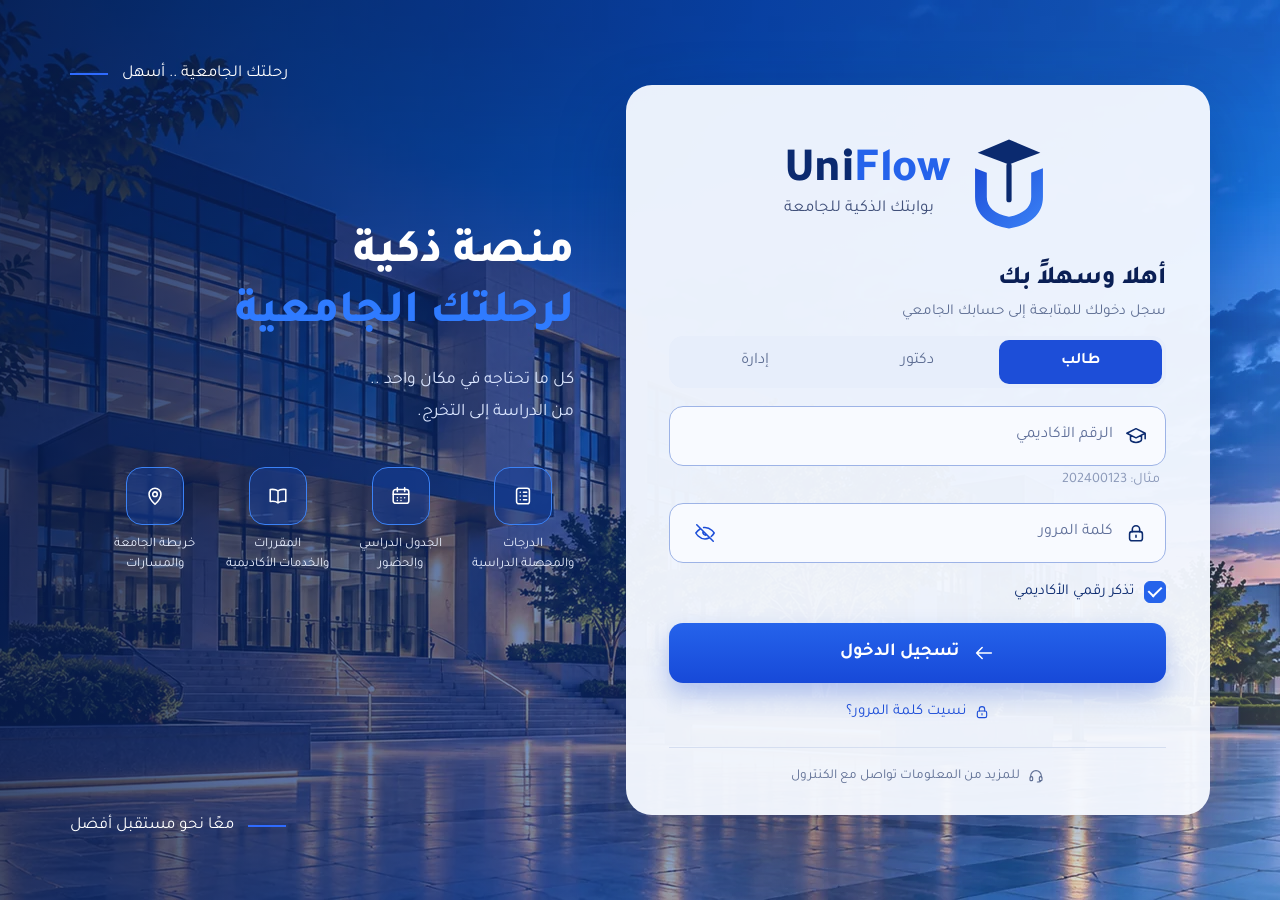
<file: index.html>
<!DOCTYPE html>
<html lang="ar" dir="rtl">
<head>
<meta charset="UTF-8">
<meta name="viewport" content="width=device-width, initial-scale=1">
<title>UniFlow | تسجيل الدخول</title>
<link rel="stylesheet" href="css/style.css">
</head>
<body>
 
<svg class="sprite" aria-hidden="true" width="0" height="0">
  <defs>
    <linearGradient id="lg" x1="0" y1="0" x2="1" y2="1"><stop offset="0" stop-color="#1d4ed8"/><stop offset="1" stop-color="#3b82f6"/></linearGradient>
    <symbol id="logo" viewBox="0 0 64 72">
      <path d="M32 2 8 12l24 9 24-9z" fill="#0b2a6f"/>
      <path d="M6 24v22c0 14 11 22 26 24 15-2 26-10 26-24V24l-9 3.4V46c0 8-6 13-17 15-11-2-17-7-17-15V27.400z" fill="url(#lg)"/>
      <rect x="30" y="20" width="4" height="30" rx="2" fill="#0b2a6f"/>
    </symbol>
    <symbol id="i-grades" viewBox="0 0 24 24"><rect x="5" y="3.500" width="14" height="17" rx="2.500"/><path d="M9 8h.01M9 12h.01M9 16h.01M12.500 8H16M12.500 12H16M12.500 16H16"/></symbol>
    <symbol id="i-cal" viewBox="0 0 24 24"><rect x="3.500" y="5" width="17" height="15" rx="2.500"/><path d="M8 3v4M16 3v4M3.500 10h17M8 14h.01M12 14h.01M16 14h.01M8 17h.01M12 17h.01"/></symbol>
    <symbol id="i-book" viewBox="0 0 24 24"><path d="M12 6.500C10 5 7 4.500 3.500 5v13c3.500-.5 6.500 0 8.500 1.500 2-1.500 5-2 8.500-1.500V5C17 4.500 14 5 12 6.500zM12 6.500v13"/></symbol>
    <symbol id="i-pin" viewBox="0 0 24 24"><path d="M12 21s-6.500-6-6.500-11a6.500 6.500 0 0 1 13 0c0 5-6.500 11-6.500 11z"/><circle cx="12" cy="10" r="2.500"/></symbol>
    <symbol id="i-cap" viewBox="0 0 24 24"><path d="M12 4 2 9l10 5 10-5zM6 11.500V16c0 1.500 2.700 3 6 3s6-1.500 6-3v-4.500M22 9v6"/></symbol>
    <symbol id="i-lock" viewBox="0 0 24 24"><rect x="5" y="10.500" width="14" height="10" rx="2.500"/><path d="M8 10.500V8a4 4 0 0 1 8 0v2.500M12 14.500v2"/></symbol>
    <symbol id="i-eye" viewBox="0 0 24 24"><path d="M2 12s3.500-6.500 10-6.500S22 12 22 12s-3.500 6.500-10 6.500S2 12 2 12z"/><circle cx="12" cy="12" r="3"/></symbol>
    <symbol id="i-eye-off" viewBox="0 0 24 24"><path d="M3 3l18 18M10.500 6c.5-.1 1-.1 1.500-.1 6.500 0 10 6.100 10 6.100a17 17 0 0 1-3.200 3.800M6.600 7.600A16 16 0 0 0 2 12s3.500 6.500 10 6.500c1.600 0 3-.4 4.200-1M10 10a3 3 0 0 0 4 4"/></symbol>
    <symbol id="i-globe" viewBox="0 0 24 24"><circle cx="12" cy="12" r="9"/><path d="M3 12h18M12 3c3 3 3 15 0 18M12 3c-3 3-3 15 0 18"/></symbol>
    <symbol id="i-arrow" viewBox="0 0 24 24"><path d="M20 12H4M10 6l-6 6 6 6"/></symbol>
    <symbol id="i-headset" viewBox="0 0 24 24"><path d="M4 14v-2a8 8 0 0 1 16 0v2"/><rect x="3" y="13" width="4" height="6" rx="1.500"/><rect x="17" y="13" width="4" height="6" rx="1.500"/><path d="M19 19c0 1.500-2 2-5 2"/></symbol>
    <symbol id="i-chev" viewBox="0 0 24 24"><path d="M6 9l6 6 6-6"/></symbol>
  </defs>
</svg>

<main class="page">
  <section class="hero" aria-label="التعريف بالمنصة">
    <p class="hero-top"><span class="dash"></span>رحلتك الجامعية .. أسهل</p>
    <div class="hero-body">
      <h2 class="hero-title">منصة ذكية<br><span>لرحلتك الجامعية</span></h2>
      <p class="hero-sub">كل ما تحتاجه في مكان واحد ..<br>من الدراسة إلى التخرج.</p>
      <ul class="features">
        <li><span class="fi"><svg class="ic"><use href="#i-grades"/></svg></span>الدرجات<br>والمحصلة الدراسية</li>
        <li><span class="fi"><svg class="ic"><use href="#i-cal"/></svg></span>الجدول الدراسي<br>والحضور</li>
        <li><span class="fi"><svg class="ic"><use href="#i-book"/></svg></span>المقررات<br>والخدمات الأكاديمية</li>
        <li><span class="fi"><svg class="ic"><use href="#i-pin"/></svg></span>خريطة الجامعة<br>والمسارات</li>
      </ul>
    </div>
      <defs>
        <linearGradient id="glass" x1="0" y1="0" x2="1" y2="1"><stop offset="0" stop-color="#3b82f6" stop-opacity=".55"/><stop offset="1" stop-color="#0b2a6f" stop-opacity=".8"/></linearGradient>
        <linearGradient id="floor" x1="0" y1="0" x2="0" y2="1"><stop offset="0" stop-color="#3b6fd6" stop-opacity=".45"/><stop offset="1" stop-color="#0a1f55" stop-opacity=".9"/></linearGradient>
      </defs>
      <rect y="330" width="900" height="90" fill="url(#floor)"/>
      <g fill="#163a8a" opacity=".85">
        <rect x="250" y="230" width="400" height="100"/>
        <rect x="470" y="150" width="130" height="180"/>
        <rect x="590" y="70" width="170" height="260"/>
      </g>
      <g fill="url(#glass)">
        <rect x="262" y="246" width="376" height="14"/><rect x="262" y="272" width="376" height="14"/><rect x="262" y="298" width="376" height="14"/>
        <rect x="604" y="86" width="140" height="224"/>
      </g>
      <g stroke="#9db9f2" stroke-opacity=".35" stroke-width="2"><path d="M638 86v224M672 86v224M706 86v224M604 140h140M604 200h140M604 260h140"/></g>
      <g fill="#0b2a6f" opacity=".9"><circle cx="150" cy="300" r="34"/><circle cx="210" cy="285" r="28"/><circle cx="700" cy="320" r="30"/><circle cx="800" cy="305" r="36"/></g>
      <g stroke="#0b2a6f" stroke-width="5"><path d="M150 334v-30M210 334v-25M700 334v-24M800 334v-28"/></g>
      <path d="M0 330h900" stroke="#6f9bf0" stroke-opacity=".4"/>
    </svg>
    <p class="hero-bottom">معًا نحو مستقبل أفضل<span class="dash"></span></p>
  </section>

  <section class="card-wrap">
    <div class="card">
      <header class="top-bar">
        <button type="button" class="lang" aria-label="اللغة: العربية"><svg class="ic"><use href="#i-globe"/></svg>العربية<svg class="ic sm"><use href="#i-chev"/></svg></button>
      </header>

      <div class="brand">
        <svg class="logo" viewBox="0 0 64 72" role="img" aria-label="UniFlow"><use href="#logo"/></svg>
        <div class="brand-text" dir="ltr"><strong>Uni<span>Flow</span></strong><em dir="rtl">بوابتك الذكية للجامعة</em></div>
      </div>

      <h1 class="welcome">أهلا وسهلاً بك </h1>
      <p class="lead">سجل دخولك للمتابعة إلى حسابك الجامعي</p>

      <div class="roles" role="group" aria-label="نوع الحساب">
        <button type="button" class="role active" aria-pressed="true">طالب</button>
         <button type="button" class="role" aria-pressed="false">دكتور</button>
          <button type="button" class="role" aria-pressed="false">إدارة</button>
      </div>
      <form id="loginForm" novalidate>
        <div class="field">
          <label class="field-box" for="academicId">
            <svg class="ic lead-ic"><use href="#i-cap"/></svg>
            <input id="academicId" name="academicId" type="text" inputmode="numeric" autocomplete="off" placeholder="الرقم الأكاديمي" required>
          </label>
          <p class="hint">مثال: <bdi>202400123</bdi></p>
        </div>

        <div class="field">
          <div class="field-box">
            <svg class="ic lead-ic"><use href="#i-lock"/></svg>
            <input id="password" name="password" type="password" autocomplete="off" placeholder="كلمة المرور" required aria-label="كلمة المرور">
            <button type="button" id="togglePw" class="eye" aria-label="إظهار كلمة المرور" aria-pressed="false"><svg class="ic"><use href="#i-eye-off"/></svg></button>
          </div>
        </div>

        <label class="check"><input type="checkbox" id="remember" checked><span class="box"></span>تذكر رقمي الأكاديمي</label>

        <p id="msg" class="msg" role="status" aria-live="polite" hidden></p>

        <button type="submit" class="btn"><svg class="ic"><use href="#i-arrow"/></svg>تسجيل الدخول</button>
      </form>

      <a href="#" id="forgot" class="forgot"><svg class="ic sm"><use href="#i-lock"/></svg>نسيت كلمة المرور؟</a>
      <hr>
      <p class="support"><svg class="ic sm"><use href="#i-headset"/></svg>للمزيد من المعلومات تواصل مع الكنترول</p>
    </div>
  </section>
</main>
<script src="js/doctor-roster.js"></script>
<script src="js/app.js"></script>
</body>
</html>
</file>
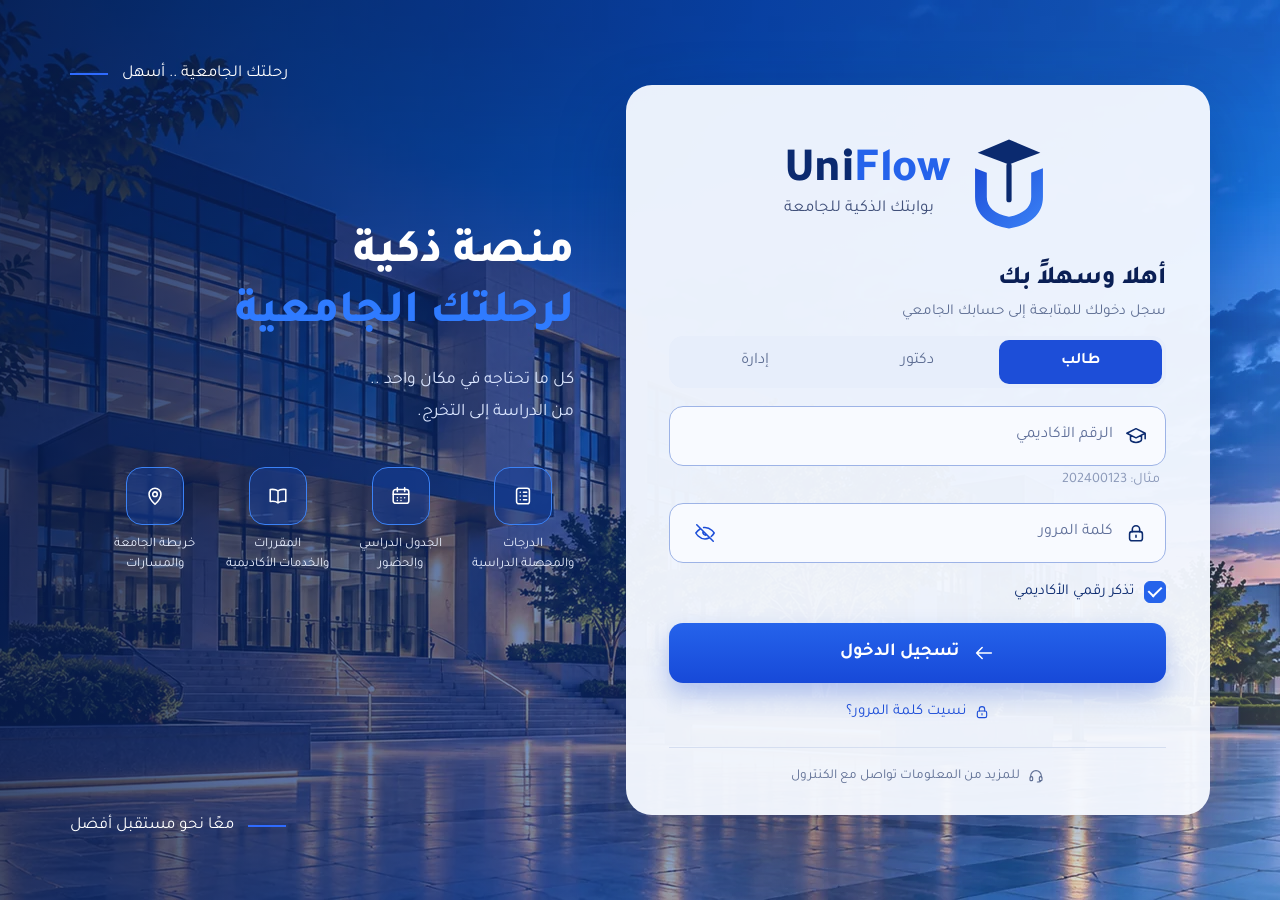
<file: doctor.html>
<!DOCTYPE html>
<html lang="ar" dir="rtl">
<head><meta charset="utf-8"><meta name="viewport" content="width=device-width, initial-scale=1, viewport-fit=cover">
<title>UniFlow | بوابة الدكتور</title>
<link rel="stylesheet" href="css/student.css"><link rel="stylesheet" href="css/doctor.css"></head>
<body>
<svg width="0" height="0" style="position:absolute"><defs>
<symbol id="home" viewBox="0 0 24 24"><path d="M3 11 12 3l9 8v10h-6v-6H9v6H3z"/></symbol>
<symbol id="cal" viewBox="0 0 24 24"><rect x="3" y="5" width="18" height="16" rx="2"/><path d="M3 10h18M8 3v4M16 3v4"/></symbol>
<symbol id="book" viewBox="0 0 24 24"><path d="M4 5a2 2 0 0 1 2-2h13v16H6a2 2 0 0 0-2 2zM4 19V5M9 7h6"/></symbol>
<symbol id="grade" viewBox="0 0 24 24"><path d="m12 3 2.700 5.500 6 .9-4.400 4.200 1 6L12 16.800 6.700 19.600l1-6L3.300 9.400l6-.9z"/></symbol>
<symbol id="check" viewBox="0 0 24 24"><rect x="4" y="4" width="16" height="16" rx="3"/><path d="m8.500 12 2.500 2.500 4.500-5"/></symbol>
<symbol id="users" viewBox="0 0 24 24"><circle cx="9" cy="8" r="3.500"/><path d="M2.500 20a6.500 6.500 0 0 1 13 0M16 4.500a3.500 3.500 0 0 1 0 7M18 14a6 6 0 0 1 3.500 6"/></symbol>
<symbol id="pin" viewBox="0 0 24 24"><path d="M12 21s-7-6.200-7-11.500a7 7 0 0 1 14 0C19 14.800 12 21 12 21z"/><circle cx="12" cy="9.500" r="2.500"/></symbol>
<symbol id="mega" viewBox="0 0 24 24"><path d="M3 10v4l11 5V5zM14 8a4 4 0 0 1 0 8M6 14l1 5h3"/></symbol>
<symbol id="bot" viewBox="0 0 24 24"><rect x="4" y="8" width="16" height="12" rx="3"/><path d="M12 8V4M9 13v1M15 13v1M2 14v2M22 14v2"/></symbol>
<symbol id="file" viewBox="0 0 24 24"><path d="M6 3h8l5 5v13H6zM14 3v5h5M9 13h6M9 17h6"/></symbol>
<symbol id="gear" viewBox="0 0 24 24"><circle cx="12" cy="12" r="3"/><path d="M12 2v3M12 19v3M2 12h3M19 12h3M5 5l2 2M17 17l2 2M19 5l-2 2M7 17l-2 2"/></symbol>
<symbol id="bell" viewBox="0 0 24 24"><path d="M6 17V11a6 6 0 0 1 12 0v6l2 2H4zM10 21h4"/></symbol>
<symbol id="search" viewBox="0 0 24 24"><circle cx="11" cy="11" r="7"/><path d="m20 20-4-4"/></symbol>
<symbol id="clock" viewBox="0 0 24 24"><circle cx="12" cy="12" r="9"/><path d="M12 7v5l3 2"/></symbol>
<symbol id="user" viewBox="0 0 24 24"><circle cx="12" cy="8" r="4"/><path d="M4 21a8 8 0 0 1 16 0"/></symbol>
<symbol id="arr" viewBox="0 0 24 24"><path d="M19 12H5M11 6l-6 6 6 6"/></symbol>
<symbol id="cap" viewBox="0 0 64 64"><path d="M32 10 4 24l28 14 28-14zM16 31v13c0 4 7 8 16 8s16-4 16-8V31M60 24v16"/></symbol>
<symbol id="wallet" viewBox="0 0 24 24"><rect x="3" y="6" width="18" height="14" rx="3"/><path d="M3 10h18M16 15h2"/></symbol>
<symbol id="menu" viewBox="0 0 24 24"><path d="M4 7h16M4 12h16M4 17h16"/></symbol><symbol id="plus" viewBox="0 0 24 24"><path d="M12 5v14M5 12h14"/></symbol></defs></svg>
<div class="app"><aside><div class="brand"><svg><use href="#cap"/></svg>UniFlow <small>دكتور</small></div>
<nav aria-label="القائمة الرئيسية"><a href="#/home" class="on"><svg><use href="#home"/></svg>الرئيسية</a><a href="#/courses"><svg><use href="#book"/></svg>مقرراتي</a><a href="#/schedule"><svg><use href="#cal"/></svg>الجدول</a><a href="#/lectures"><svg><use href="#file"/></svg>المحاضرات</a><a href="#/students"><svg><use href="#users"/></svg>الطلاب</a><a href="#/attendance"><svg><use href="#check"/></svg>الحضور</a><a href="#/tasks"><svg><use href="#clock"/></svg>الواجبات والاختبارات</a><a href="#/grades"><svg><use href="#grade"/></svg>الدرجات</a><a href="#/announcements"><svg><use href="#mega"/></svg>الإعلانات</a><a href="#/assistant"><svg><use href="#bot"/></svg>المساعد الذكي AI</a></nav>
<nav class="set"><a href="#" id="logout"><svg><use href="#arr"/></svg>تسجيل الخروج</a></nav></aside>
<main><header class="top"><div class="user"><div class="av" data-avatar></div><div class="user-info"><b data-user-name>—</b><small id="drRole">عضو هيئة التدريس</small></div></div>
<div class="tools"><button class="bell" aria-label="الإشعارات" data-go="announcements"><svg><use href="#bell"/></svg><b class="nbadge" id="nb" hidden></b></button><button class="bell" id="themeBtn" aria-label="الوضع الليلي">🌙</button></div></header>
<div id="view"></div></main></div>
<nav class="bn" aria-label="التنقل"><a class="on" href="#/home"><svg><use href="#home"/></svg>الرئيسية</a><a href="#/schedule"><svg><use href="#cal"/></svg>الجدول</a><a href="#/attendance"><svg><use href="#check"/></svg>الحضور</a><a href="#/assistant"><svg><use href="#bot"/></svg>المساعد</a><a href="#/more"><svg><use href="#menu"/></svg>القائمة</a></nav>
<script src="js/student-data.js"></script><script src="js/student.js"></script><script src="js/doctor-roster.js"></script><script src="js/doctor.js"></script><script src="js/doctor-ai.js"></script>
</body></html>
</file>
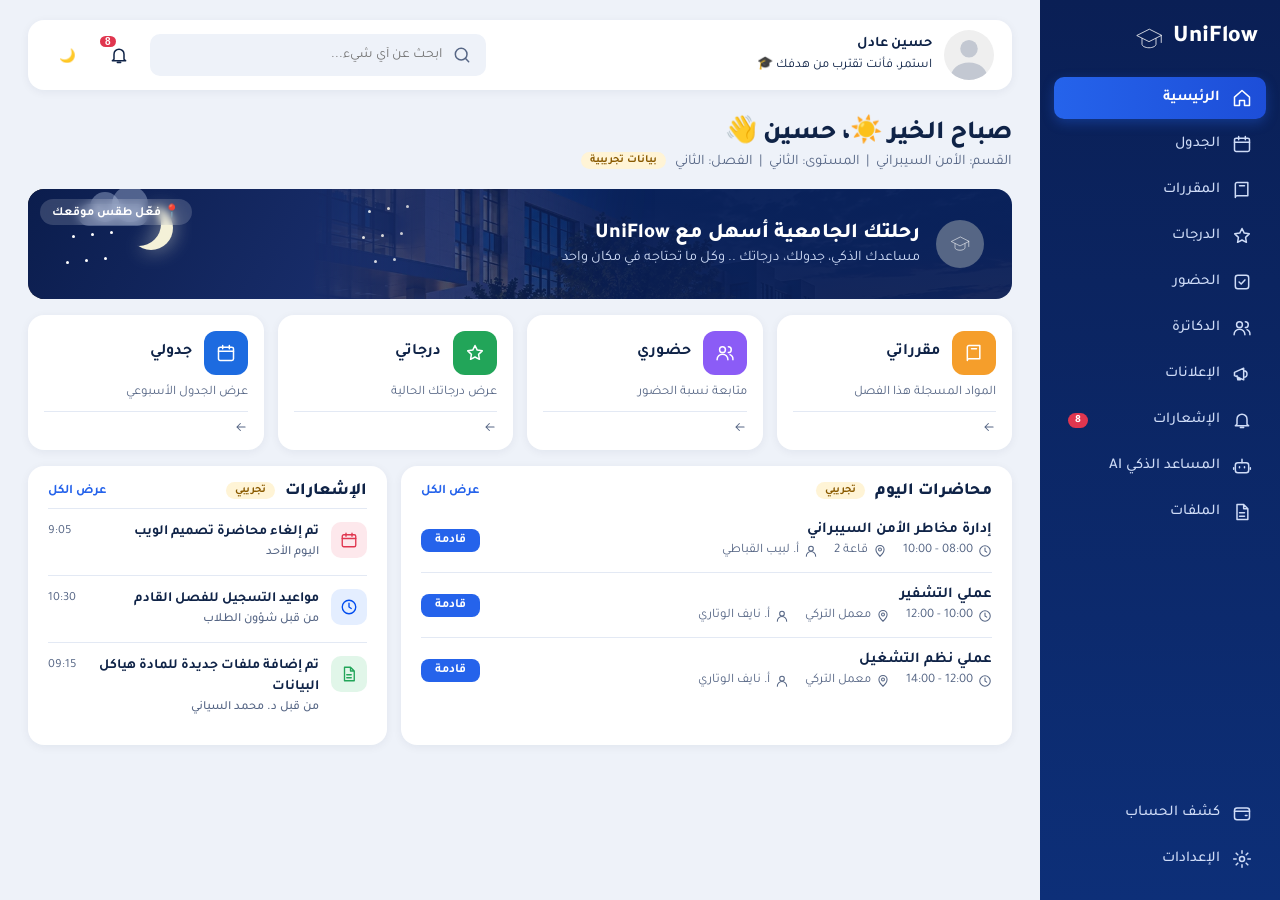
<file: student.html>
<!DOCTYPE html>
<html lang="ar" dir="rtl">
<head>
<meta charset="utf-8">
<meta name="viewport" content="width=device-width, initial-scale=1, viewport-fit=cover">
<title>UniFlow | الرئيسية</title>
<link rel="stylesheet" href="css/student.css">
</head>
<body>
<svg width="0" height="0" style="position:absolute"><defs>
<symbol id="home" viewBox="0 0 24 24"><path d="M3 11 12 3l9 8v10h-6v-6H9v6H3z"/></symbol>
<symbol id="cal" viewBox="0 0 24 24"><rect x="3" y="5" width="18" height="16" rx="2"/><path d="M3 10h18M8 3v4M16 3v4"/></symbol>
<symbol id="book" viewBox="0 0 24 24"><path d="M4 5a2 2 0 0 1 2-2h13v16H6a2 2 0 0 0-2 2zM4 19V5M9 7h6"/></symbol>
<symbol id="grade" viewBox="0 0 24 24"><path d="m12 3 2.700 5.500 6 .9-4.400 4.200 1 6L12 16.800 6.700 19.600l1-6L3.300 9.400l6-.9z"/></symbol>
<symbol id="check" viewBox="0 0 24 24"><rect x="4" y="4" width="16" height="16" rx="3"/><path d="m8.500 12 2.500 2.500 4.500-5"/></symbol>
<symbol id="users" viewBox="0 0 24 24"><circle cx="9" cy="8" r="3.500"/><path d="M2.500 20a6.500 6.500 0 0 1 13 0M16 4.500a3.500 3.500 0 0 1 0 7M18 14a6 6 0 0 1 3.500 6"/></symbol>
<symbol id="pin" viewBox="0 0 24 24"><path d="M12 21s-7-6.200-7-11.500a7 7 0 0 1 14 0C19 14.800 12 21 12 21z"/><circle cx="12" cy="9.500" r="2.500"/></symbol>
<symbol id="mega" viewBox="0 0 24 24"><path d="M3 10v4l11 5V5zM14 8a4 4 0 0 1 0 8M6 14l1 5h3"/></symbol>
<symbol id="bot" viewBox="0 0 24 24"><rect x="4" y="8" width="16" height="12" rx="3"/><path d="M12 8V4M9 13v1M15 13v1M2 14v2M22 14v2"/></symbol>
<symbol id="file" viewBox="0 0 24 24"><path d="M6 3h8l5 5v13H6zM14 3v5h5M9 13h6M9 17h6"/></symbol>
<symbol id="gear" viewBox="0 0 24 24"><circle cx="12" cy="12" r="3"/><path d="M12 2v3M12 19v3M2 12h3M19 12h3M5 5l2 2M17 17l2 2M19 5l-2 2M7 17l-2 2"/></symbol>
<symbol id="bell" viewBox="0 0 24 24"><path d="M6 17V11a6 6 0 0 1 12 0v6l2 2H4zM10 21h4"/></symbol>
<symbol id="search" viewBox="0 0 24 24"><circle cx="11" cy="11" r="7"/><path d="m20 20-4-4"/></symbol>
<symbol id="clock" viewBox="0 0 24 24"><circle cx="12" cy="12" r="9"/><path d="M12 7v5l3 2"/></symbol>
<symbol id="user" viewBox="0 0 24 24"><circle cx="12" cy="8" r="4"/><path d="M4 21a8 8 0 0 1 16 0"/></symbol>
<symbol id="arr" viewBox="0 0 24 24"><path d="M19 12H5M11 6l-6 6 6 6"/></symbol>
<symbol id="cap" viewBox="0 0 64 64"><path d="M32 10 4 24l28 14 28-14zM16 31v13c0 4 7 8 16 8s16-4 16-8V31M60 24v16"/></symbol>
<symbol id="wallet" viewBox="0 0 24 24"><rect x="3" y="6" width="18" height="14" rx="3"/><path d="M3 10h18M16 15h2"/></symbol>
</defs></svg>

<div class="app">
<aside>
 <div class="brand"><svg><use href="#cap"/></svg>UniFlow</div>
 <nav aria-label="القائمة الرئيسية">
  <a class="on" href="#/home"><svg><use href="#home"/></svg>الرئيسية</a>
  <a href="#/schedule"><svg><use href="#cal"/></svg>الجدول</a>
  <a href="#/courses"><svg><use href="#book"/></svg>المقررات</a>
  <a href="#/grades"><svg><use href="#grade"/></svg>الدرجات</a>
  <a href="#/attendance"><svg><use href="#check"/></svg>الحضور</a>
  <a href="#/instructors"><svg><use href="#users"/></svg>الدكاترة</a>
  <a href="#/announcements"><svg><use href="#mega"/></svg>الإعلانات</a>
  <a href="#/notifications"><svg><use href="#bell"/></svg>الإشعارات<b class="nbadge" data-unread hidden></b></a>
  <a href="#/assistant"><svg><use href="#bot"/></svg>المساعد الذكي AI</a>
  <a href="#/files"><svg><use href="#file"/></svg>الملفات</a>
 </nav>
 <nav class="set"><a href="#/fees"><svg><use href="#wallet"/></svg>كشف الحساب</a><a href="#/settings"><svg><use href="#gear"/></svg>الإعدادات</a></nav>
</aside>

<main>
 <header class="top">
  <div class="user" data-go="settings" style="cursor:pointer"><div class="av" data-avatar><img src="./images/student_male.webp" alt="الصورة الشخصية" class="student-img"></div><div class="user-info"><b data-user-name>حسين عادل</b><small class="user-quote">مستقبلك يبدأ بخطوة اليوم</small></div></div>
  <div class="tools">
   <label class="search"><svg><use href="#search"/></svg><input type="search" placeholder="ابحث عن أي شيء..."></label>
   <button class="bell" aria-label="الإشعارات" data-go="notifications"><svg><use href="#bell"/></svg><b class="nbadge" data-unread hidden></b></button>
   <button class="bell" id="themeBtn" aria-label="الوضع الليلي">🌙</button>
  </div>
 </header>

 <div id="homeView">
 <h1><span data-greeting>صباح الخير</span>، <span data-user-first>حسين</span> 👋</h1>
 <p class="meta">القسم: الأمن السيبراني &nbsp;|&nbsp; المستوى: الثاني &nbsp;|&nbsp; الفصل: الثاني <span class="demo-badge">بيانات تجريبية</span></p>

 <section class="hero">
  <div class="sky" data-sky aria-hidden="true"></div>
  <button type="button" class="wx" data-wx-chip hidden></button>
  <div class="hi"><svg><use href="#cap"/></svg></div>
  <div><h2>رحلتك الجامعية أسهل مع UniFlow</h2><p>مساعدك الذكي، جدولك، درجاتك .. وكل ما تحتاجه في مكان واحد</p></div>
 </section>

 <section class="stats">
  <a class="stat" href="#/courses"><div class="row"><span class="ico" style="background:#f59e2b"><svg><use href="#book"/></svg></span>مقرراتي</div><small>المواد المسجلة هذا الفصل</small><span class="go"><svg><use href="#arr"/></svg></span></a>
  <a class="stat" href="#/attendance"><div class="row"><span class="ico" style="background:#8b5cf6"><svg><use href="#users"/></svg></span>حضوري</div><small>متابعة نسبة الحضور</small><span class="go"><svg><use href="#arr"/></svg></span></a>
  <a class="stat" href="#/grades"><div class="row"><span class="ico" style="background:#22a559"><svg><use href="#grade"/></svg></span>درجاتي</div><small>عرض درجاتك الحالية</small><span class="go"><svg><use href="#arr"/></svg></span></a>
  <a class="stat" href="#/schedule"><div class="row"><span class="ico" style="background:#1d6be0"><svg><use href="#cal"/></svg></span>جدولي</div><small>عرض الجدول الأسبوعي</small><span class="go"><svg><use href="#arr"/></svg></span></a>
 </section>

 <section class="cols">
  <div class="panel">
   <div class="ph"><h3>محاضرات اليوم <span class="demo-badge">تجريبي</span></h3><a href="#/schedule">عرض الكل</a></div>
   <div id="todayLecs"><p class="empty">جارٍ تحميل محاضرات اليوم…</p></div>

  </div>
  <div class="panel">
   <div class="ph"><h3>الإشعارات <span class="demo-badge">تجريبي</span></h3><a href="#/notifications">عرض الكل</a></div>
   <div class="note"><span class="ni" style="background:#fde8ec;color:#e0364f"><svg><use href="#cal"/></svg></span><p>تم إلغاء محاضرة تصميم الويب<small>اليوم الأحد </small></p><time>9:05</time></div>
   <div class="note"><span class="ni" style="background:#e4eeff;color:rgb(0, 76, 239)"><svg><use href="#clock"/></svg></span><p>مواعيد التسجيل للفصل القادم<small>من قبل شؤون الطلاب</small></p><time>10:30</time></div>
   <div class="note"><span class="ni" style="background:#e1f6e9;color:#22a559"><svg><use href="#file"/></svg></span><p>تم إضافة ملفات جديدة للمادة هياكل البيانات  <small>من قبل د. محمد السياني</small></p><time>09:15</time></div>
  </div>
 </section>
 </div>
 <div id="view" hidden></div>
</main>
</div>

<nav class="bn" aria-label="التنقل">
 <a class="on" href="#/home"><svg><use href="#home"/></svg>الرئيسية</a>
 <a href="#/schedule"><svg><use href="#cal"/></svg>الجدول</a>
 <a href="#/more"><svg><use href="#users"/></svg>المزيد</a>
</nav>
<script src="js/student-data.js"></script>
<script src="js/student.js"></script>
<script src="js/student-views.js"></script>
<script src="js/student-pages.js"></script>
</body>
</html>
</file>
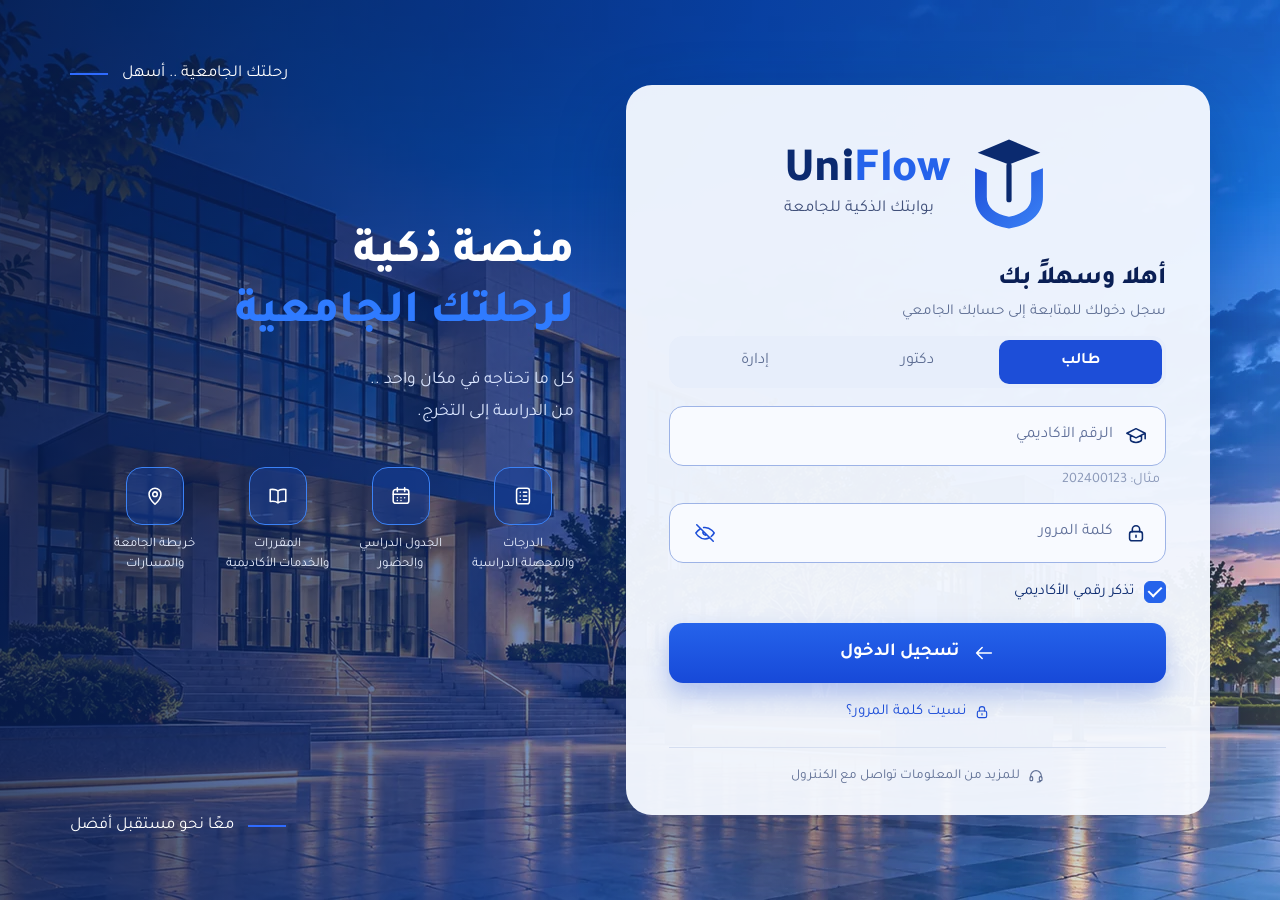
<file: جامعتي/doctor.html>
<!DOCTYPE html>
<html lang="ar" dir="rtl">
<head><meta charset="utf-8"><meta name="viewport" content="width=device-width, initial-scale=1, viewport-fit=cover">
<title>UniFlow | بوابة الدكتور</title>
<link rel="stylesheet" href="css/student.css"><link rel="stylesheet" href="css/doctor.css"></head>
<body>
<svg width="0" height="0" style="position:absolute"><defs>
<symbol id="home" viewBox="0 0 24 24"><path d="M3 11 12 3l9 8v10h-6v-6H9v6H3z"/></symbol>
<symbol id="cal" viewBox="0 0 24 24"><rect x="3" y="5" width="18" height="16" rx="2"/><path d="M3 10h18M8 3v4M16 3v4"/></symbol>
<symbol id="book" viewBox="0 0 24 24"><path d="M4 5a2 2 0 0 1 2-2h13v16H6a2 2 0 0 0-2 2zM4 19V5M9 7h6"/></symbol>
<symbol id="grade" viewBox="0 0 24 24"><path d="m12 3 2.700 5.500 6 .9-4.400 4.200 1 6L12 16.800 6.700 19.600l1-6L3.300 9.400l6-.9z"/></symbol>
<symbol id="check" viewBox="0 0 24 24"><rect x="4" y="4" width="16" height="16" rx="3"/><path d="m8.500 12 2.500 2.500 4.500-5"/></symbol>
<symbol id="users" viewBox="0 0 24 24"><circle cx="9" cy="8" r="3.500"/><path d="M2.500 20a6.500 6.500 0 0 1 13 0M16 4.500a3.500 3.500 0 0 1 0 7M18 14a6 6 0 0 1 3.500 6"/></symbol>
<symbol id="pin" viewBox="0 0 24 24"><path d="M12 21s-7-6.200-7-11.500a7 7 0 0 1 14 0C19 14.800 12 21 12 21z"/><circle cx="12" cy="9.500" r="2.500"/></symbol>
<symbol id="mega" viewBox="0 0 24 24"><path d="M3 10v4l11 5V5zM14 8a4 4 0 0 1 0 8M6 14l1 5h3"/></symbol>
<symbol id="bot" viewBox="0 0 24 24"><rect x="4" y="8" width="16" height="12" rx="3"/><path d="M12 8V4M9 13v1M15 13v1M2 14v2M22 14v2"/></symbol>
<symbol id="file" viewBox="0 0 24 24"><path d="M6 3h8l5 5v13H6zM14 3v5h5M9 13h6M9 17h6"/></symbol>
<symbol id="gear" viewBox="0 0 24 24"><circle cx="12" cy="12" r="3"/><path d="M12 2v3M12 19v3M2 12h3M19 12h3M5 5l2 2M17 17l2 2M19 5l-2 2M7 17l-2 2"/></symbol>
<symbol id="bell" viewBox="0 0 24 24"><path d="M6 17V11a6 6 0 0 1 12 0v6l2 2H4zM10 21h4"/></symbol>
<symbol id="search" viewBox="0 0 24 24"><circle cx="11" cy="11" r="7"/><path d="m20 20-4-4"/></symbol>
<symbol id="clock" viewBox="0 0 24 24"><circle cx="12" cy="12" r="9"/><path d="M12 7v5l3 2"/></symbol>
<symbol id="user" viewBox="0 0 24 24"><circle cx="12" cy="8" r="4"/><path d="M4 21a8 8 0 0 1 16 0"/></symbol>
<symbol id="arr" viewBox="0 0 24 24"><path d="M19 12H5M11 6l-6 6 6 6"/></symbol>
<symbol id="cap" viewBox="0 0 64 64"><path d="M32 10 4 24l28 14 28-14zM16 31v13c0 4 7 8 16 8s16-4 16-8V31M60 24v16"/></symbol>
<symbol id="wallet" viewBox="0 0 24 24"><rect x="3" y="6" width="18" height="14" rx="3"/><path d="M3 10h18M16 15h2"/></symbol>
<symbol id="plus" viewBox="0 0 24 24"><path d="M12 5v14M5 12h14"/></symbol></defs></svg>
<div class="app"><aside><div class="brand"><svg><use href="#cap"/></svg>UniFlow <small>دكتور</small></div>
<nav aria-label="القائمة الرئيسية"><a href="#/home" class="on"><svg><use href="#home"/></svg>الرئيسية</a><a href="#/courses"><svg><use href="#book"/></svg>مقرراتي</a><a href="#/schedule"><svg><use href="#cal"/></svg>الجدول</a><a href="#/lectures"><svg><use href="#file"/></svg>المحاضرات</a><a href="#/students"><svg><use href="#users"/></svg>الطلاب</a><a href="#/attendance"><svg><use href="#check"/></svg>الحضور</a><a href="#/tasks"><svg><use href="#clock"/></svg>الواجبات والاختبارات</a><a href="#/grades"><svg><use href="#grade"/></svg>الدرجات</a><a href="#/announcements"><svg><use href="#mega"/></svg>الإعلانات</a><a href="#/assistant"><svg><use href="#bot"/></svg>المساعد الذكي AI</a></nav>
<nav class="set"><a href="#" id="logout"><svg><use href="#arr"/></svg>تسجيل الخروج</a></nav></aside>
<main><header class="top"><div class="user"><div class="av" data-avatar></div><div class="user-info"><b data-user-name>—</b><small id="drRole">عضو هيئة التدريس · الأمن السيبراني</small></div></div>
<div class="tools"><button class="bell" id="langBtn" aria-label="اللغة">EN</button><button class="bell" aria-label="الإشعارات" data-go="announcements"><svg><use href="#bell"/></svg><b class="nbadge" id="nb" hidden></b></button><button class="bell" id="themeBtn" aria-label="الوضع الليلي">🌙</button></div></header>
<div id="view"></div></main></div>
<nav class="bn"><a class="on" href="#/home"><svg><use href="#home"/></svg>الرئيسية</a><a href="#/schedule"><svg><use href="#cal"/></svg>الجدول</a><a href="#/assistant"><svg><use href="#bot"/></svg>AI</a></nav>
<script src="js/student-data.js"></script><script src="js/student.js"></script><script src="js/doctor-roster.js"></script><script src="js/doctor.js"></script><script src="js/doctor-ai.js"></script>
</body></html>
</file>
<file: css/style.css>
@font-face {
  font-family: "Tajawal";
  src: url(../font/Tajawal-Regular.ttf);
  font-weight: 400;
  font-display: swap;
}
@font-face {
  font-family: "Tajawal";
  src: url(../font/Tajawal-Medium.ttf);
  font-weight: 500;
   font-display: swap;
}
@font-face {
  font-family: "Tajawal";
  src: url(../font/Tajawal-Bold.ttf);
  font-weight: 700;
   font-display: swap;
}
@font-face {
  font-family: "Tajawal";
  src: url(../font/Tajawal-ExtraBold.ttf);
  font-weight: 800;
   font-display: swap;
}



:root{
  --navy:#0a1f55; --navy-2:#0b2a6f; --royal:#1d4ed8; --royal-2:#2563eb; --sky:#dbe8ff;
  --ink:#0b2a6f; --muted:#5f6f94; --line:#d5def0; --white:#fff;
  --font:"Tajawal","IBM Plex Sans Arabic","Noto Sans Arabic","Segoe UI",Tahoma,Arial,sans-serif;
}
*{box-sizing:border-box;margin:0;padding:0}
html,body{min-height:100%}
body{font-family:var(--font);color:var(--ink);overflow-x:hidden;
  background:linear-gradient(105deg,#071a4a 0%,#0e3a9a 45%,#6e9ae6 78%,#c9dcfa 100%);
  background: 
            linear-gradient(105deg,rgba(7, 26, 74, 0.88) 0%,
                                   rgba(14, 58, 154, 0.55)50%,
                                    rgba(110,154,230,0.2)85%,
                                    rgba(201,220,250,0.3)100%),
                                    url("../images/campus.webp.webp") center / cover no-repeat fixed; 
                   font-family: "Tajawal","Segoe UI",Tahoma, sans-serif;                      

}
.sprite{position:absolute;width:0;height:0}
.ic{width:22px;height:22px;fill:none;stroke:currentColor;stroke-width:1.7;stroke-linecap:round;stroke-linejoin:round;flex:none}
.ic.sm{width:16px;height:16px}

.page{position:relative;min-height:100vh;display:grid;grid-template-columns:1fr minmax(420px,584px);direction:ltr;
  gap:clamp(24px,4vw,64px);padding:clamp(24px,5vw,64px) clamp(20px,5.5vw,80px) clamp(24px,5vw,64px) 0}
.page>*{direction:rtl}

/* hero */
.hero{position:relative;color:#fff;display:flex;flex-direction:column;justify-content:space-between;
  padding:0 0 0 clamp(24px,5.5vw,80px);min-height:620px;isolation:isolate}
.hero-top,.hero-bottom{display:flex;flex-direction:row-reverse;align-self:flex-end;align-items:center;gap:14px;font-size:1.05rem;z-index:2}
.dash{width:38px;height:2px;background:#2f6bff;display:inline-block}
.hero-body{z-index:2;max-width:520px;align-self:flex-start;margin-top:4vh}
.hero-title{font-size:clamp(2.2rem,3.6vw,3.2rem);font-weight:800;line-height:1.3}
.hero-title span{color:#2f7bff}
.hero-sub{margin-top:1.3rem;font-size:1.1rem;line-height:1.8;color:#dbe6ff}
.features{list-style:none;display:flex;gap:clamp(14px,2vw,28px);margin-top:2.4rem;flex-wrap:wrap}
.features li{display:flex;flex-direction:column;align-items:center;gap:10px;text-align:center;font-size:.82rem;line-height:1.5;color:#e8efff;min-width:92px}
.fi{width:58px;height:58px;border-radius:16px;display:grid;place-items:center;
  background:rgba(20,60,150,.55);border:1.5px solid #3b82f6;color:#fff}
.hero-bottom{margin-top:auto;padding-top:2rem}

/* card */
.card-wrap{position:relative;z-index:2;display:flex;align-items:center}
.card{width:100%;background:rgba(244,248,255,.96);border-radius:26px;padding:28px clamp(24px,3.4vw,52px) 30px;
  box-shadow:0 30px 70px rgba(7,26,74,.28)}
.top-bar{display:none}
.lang{display:inline-flex;align-items:center;gap:8px;border:0;background:#e7eefb;color:var(--ink);font:inherit;
  padding:8px 14px;border-radius:999px;cursor:pointer}
.brand{display:flex;align-items:center;justify-content:center;gap:18px;margin:24px 0 34px}
.logo{width:84px;height:94px}
.brand-text{display:flex;flex-direction:column;gap:2px}
.brand-text strong{font-size:3rem;line-height:1;font-weight:800;color:var(--navy-2);letter-spacing:-.5px}
.brand-text strong span{color:var(--royal-2)}
.brand-text em{font-style:normal;color:#40507a;font-size:1.05rem;text-align:left}
.welcome{font-size:1.6rem;font-weight:800;color:var(--navy)}
.lead{color:var(--muted);margin:.5rem 0 .9rem;font-size:.95rem}
.demo{display:inline-block;background:#e3ecff;color:var(--royal);border:1px solid #bcd0f7;border-radius:999px;
  padding:4px 14px;font-size:.82rem;font-weight:600;margin-bottom:1.1rem}

.field{margin-bottom:14px}
.field-box{display:flex;align-items:center;gap:12px;height:60px;padding:0 18px;background:#f8faff;
  border:1.5px solid #9db3e6;border-radius:14px;color:var(--navy-2);transition:border-color .15s,box-shadow .15s;cursor:text}
.field-box:focus-within{border-color:var(--royal-2);box-shadow:0 0 0 4px rgba(37,99,235,.15)}
.field-box input{flex:1;min-width:0;height:100%;border:0;outline:0;background:transparent;font:inherit;font-size:1rem;color:var(--ink)}
.field-box input::placeholder{color:#60709a}
.eye{border:0;background:transparent;color:var(--royal);cursor:pointer;padding:6px;border-radius:8px;display:grid;order:3}
.eye:focus-visible,.btn:focus-visible,.lang:focus-visible,a:focus-visible{outline:3px solid rgba(37,99,235,.5);outline-offset:2px}
.hint{margin:6px 6px 0;color:#8a98b8;font-size:.9rem}

.check{display:flex;align-items:center;gap:10px;margin:18px 0 20px;cursor:pointer;font-size:.95rem;position:relative}
.check input{position:absolute;opacity:0;width:20px;height:20px}
.box{width:22px;height:22px;border-radius:6px;border:1.5px solid #9db3e6;background:#fff;display:grid;place-items:center;transition:.15s}
.check input:checked+.box{background:var(--royal-2);border-color:var(--royal-2)}
.check input:checked+.box::after{content:"";width:6px;height:11px;border:solid #fff;border-width:0 2.5px 2.5px 0;transform:rotate(45deg) translate(-1px,-1px)}
.check input:focus-visible+.box{outline:3px solid rgba(37,99,235,.5);outline-offset:2px}

.msg{background:#297bff5b;border:1px solid #a7c2f6;color:rgba(0, 0, 0, 0.614);border-radius:12px;padding:10px 14px;font-size:.9rem;margin-bottom:14px;line-height:1.6}
.msg.err{background:#fff1f1;border-color:#f3b5b5;color:#a21c1c}
.btn{width:100%;height:60px;border:0;border-radius:14px;cursor:pointer;display:flex;align-items:center;justify-content:center;gap:14px;
  font:inherit;font-size:1.15rem;font-weight:700;color:#fff;background:linear-gradient(180deg,#2563eb,#1749d8);
  box-shadow:0 12px 24px rgba(29,78,216,.3);transition:transform .1s,filter .15s}
.btn:hover{filter:brightness(1.07)}.btn:active{transform:translateY(1px)}
.forgot{display:flex;align-items:center;justify-content:center;gap:8px;margin-top:20px;color:var(--royal);text-decoration:none;font-size:.95rem}
.forgot:hover{text-decoration:underline}
hr{border:0;border-top:1px solid var(--line);margin:26px 0 20px}
.support{display:flex;align-items:center;justify-content:center;gap:8px;color:var(--muted);font-size:.85rem;text-align:center}


.roles{
  display: flex;
  background: #e7eefb;
  border-radius: 14px;
  padding: 4px;
  margin-bottom: 18px;
  
}

.role{
  flex: 1;
  height: 44px;
  border: 0;
  border-radius: 10px;
  background: transparent;
  color: var(--muted);
  font-size: 1rem;
  cursor: pointer;
  outline: none;
  transition: background 0.25s ease, color 0.25s ease;
  
}

.role:focus-visible{
  box-shadow: 0 0 0 3px rgba(37,99,235,0.35);
}

.role.active{
  background: var(--royal);
  color: #fff;
  font-weight: 600;
}

input,button,select,textarea{
  font-family: inherit;
}


/* mobile */
@media (max-width:900px){
  body{background:linear-gradient(180deg,
                                     rgba(7,26,74,.85)0,
                                      rgba(14,58,154,.6)40%,
                                      rgba(14,58,154,.45)100%),
                                      url("../images/campus.webp.webp")25% center / cover no-repeat;
                                      background-attachment: scroll;
                                    }
  .page{display:block;min-height:100vh;padding:0;direction:rtl}
  .hero{display:none}
  .card-wrap{padding:20px 16px 28px}
  .card{padding:18px 20px 24px;border-radius:22px}
  .top-bar{display:flex;justify-content:flex-end}
  .brand{margin:12px 0 24px;gap:12px}
  .logo{width:60px;height:68px}
  .brand-text strong{font-size:2.2rem}
  .brand-text em{font-size:.9rem}
}
@media (max-width:360px){.field-box,.btn{height:54px}.brand-text strong{font-size:1.9rem}}
@media (prefers-reduced-motion:reduce){*{transition:none!important}}
</file>
<file: css/student.css>
@font-face{font-family:"Tajawal";src:url("../font/Tajawal-Regular.ttf");font-weight:400;font-display:swap}
@font-face{font-family:"Tajawal";src:url("../font/Tajawal-Medium.ttf");font-weight:500;font-display:swap}
@font-face{font-family:"Tajawal";src:url("../font/Tajawal-Bold.ttf");font-weight:700;font-display:swap}
@font-face{font-family:"Tajawal";src:url("../font/Tajawal-ExtraBold.ttf");font-weight:800;font-display:swap}
:root{--navy:#0a1f55;--royal:#2563eb;--ink:#0f2347;--muted:#566685;--line:#e3e9f4;--bg:#eef2f9;--card:#fff;--shadow:0 2px 10px rgba(15,35,71,.06)}
*,*::before,*::after{box-sizing:border-box}
html{scroll-padding-top:env(safe-area-inset-top,0px)}
body{margin:0;font-family:"Tajawal","Segoe UI",Tahoma,sans-serif;background:var(--bg);color:var(--ink);padding-top:env(safe-area-inset-top,0px)}
svg{width:20px;height:20px;fill:none;stroke:currentColor;stroke-width:1.8;stroke-linecap:round;stroke-linejoin:round;flex:none}
a:focus,button:focus{outline:none}
a:focus-visible,button:focus-visible,input:focus-visible{outline:2px solid #7fb0ff;outline-offset:2px}

.app{display:grid;grid-template-columns:240px 1fr;min-height:100vh}
aside{background:linear-gradient(180deg,#0a1f55,#0d2f78);color:#dbe6ff;padding:20px 14px;display:flex;flex-direction:column;position:sticky;top:0;height:100vh}
.brand{display:flex;align-items:center;gap:10px;font-size:24px;font-weight:800;color:#fff;padding:4px 8px 24px;direction:ltr;justify-content:flex-end}
.brand svg{width:28px;height:28px}
aside nav{display:flex;flex-direction:column;gap:4px}
aside nav a{display:flex;align-items:center;gap:12px;padding:11px 14px;border-radius:10px;color:#cfdcf7;text-decoration:none;font-size:15px;font-weight:500;transition:background .2s}
aside nav a:hover{background:rgba(255,255,255,.08)}
aside nav a.on{background:linear-gradient(90deg,#2563eb,#1d4ed8);color:#fff;font-weight:700;box-shadow:0 4px 12px rgba(37,99,235,.35)}
.set{margin-top:auto}
::selection{background:#2563eb;color:#fff}

main{padding:20px 28px 32px;min-width:0}
.top{display:flex;align-items:center;gap:16px;background:var(--card);border-radius:16px;padding:10px 18px;box-shadow:var(--shadow)}
.user{display:flex;align-items:center;gap:12px}
.user div:last-child{text-align:start;line-height:1.25}
.av{width:40px;height:40px;border-radius:50%;background:linear-gradient(135deg,#3b6fc9,#0d2f6d);display:grid;place-items:center;color:#fff;font-weight:700}
.user b{display:block;font-size:14.5px;line-height:1.2}
.user small{color:var(--ink);font-size:13px}
.tools{display:flex;align-items:center;gap:10px;margin-inline-start:auto;flex:0 1 440px;min-width:0}
.tools .search{flex:1;min-width:0}
.bell{border:0;background:var(--card);color:var(--ink);cursor:pointer;width:42px;height:42px;display:grid;place-items:center;border-radius:10px;flex:none}
.bell:hover{background-color: var(--line);}
.search{display:flex;align-items:center;gap:8px;background:var(--bg);border-radius:10px;padding:0 14px;height:42px;color:var(--muted)}
.search input{border:0;background:transparent;font:inherit;font-size:14px;flex:1;min-width:0;color:var(--ink)}

h1{font-size:26px;margin:24px 0 2px;font-weight:800}
.meta{color:var(--muted);font-size:14.5px;margin:0 0 18px}

.hero{border-radius:16px;overflow:hidden;min-height:110px;padding:22px 28px;display:flex;align-items:center;gap:16px;
background:linear-gradient(270deg,#e9f2ffe7 40%,rgba(233, 242, 255, 0.241) 78%),url("../images/campus-day.webp.webp") left center/cover,url("../images/campus.webp.webp")}

html[data-time="night"] .hero{background:linear-gradient(270deg,rgba(10,31,85,.94) 40%,rgba(10,31,85,.15) 78%),url("../images/campus.webp.webp") left center/cover,#0a1f55}
html[data-time="night"] .hero h2{color:#fff}
html[data-time="night"] .hero p{color:#cfdcf7}

.hi{width:48px;height:48px;border-radius:50%;background:var(--muted);color:#ffffff;display:grid;place-items:center}
.hero h2{margin:0;font-size:21px;font-weight:800;color: var(--ink);}
.hero p{margin:4px 0 0;color: var(--ink);font-size:14.5px}

.stats{display:grid;grid-template-columns:repeat(4,1fr);gap:14px;margin:16px 0}
.stat{background:var(--card);border-radius:16px;padding:16px;display:flex;flex-direction:column;gap:10px;box-shadow:var(--shadow);text-decoration:none;color:inherit;transition:transform .2s,box-shadow .2s}
.stat:hover{transform:translateY(-2px);box-shadow:0 8px 20px rgba(15,35,71,.1)}
.stat .row{display:flex;align-items:center;gap:12px;font-weight:700;font-size:16px}
.ico{width:44px;height:44px;border-radius:12px;display:grid;place-items:center;color:#fff}
.stat small{color:var(--muted);font-size:13px}
.go{display:flex;align-items:center;color:var(--muted);padding-top:8px;border-top:1px solid var(--line)}
.go svg{width:14px;height:14px}

.cols{display:grid;grid-template-columns:1.7fr 1fr;gap:14px}
.panel{background:var(--card);border-radius:16px;padding:16px 20px;box-shadow:var(--shadow)}
.ph{display:flex;justify-content:space-between;align-items:center;margin-bottom:6px}
.ph h3{margin:0;font-size:17px;font-weight:800}
.ph a{color:var(--royal);font-size:13px;font-weight:700;text-decoration:none}
.lec{display:grid;grid-template-columns:1fr auto;gap:4px 10px;padding:13px 0;border-top:1px solid var(--line);align-items:center}
.lec:first-of-type{border-top:0}
.lec b{font-size:15px;direction:ltr;text-align:right}
.lec .sub{grid-column:1;display:flex;gap:16px;flex-wrap:wrap;color:var(--muted);font-size:13px}
.sub span{display:inline-flex;align-items:center;gap:5px}
.sub svg{width:14px;height:14px}
.badge{font-size:12.5px;font-weight:700;padding:4px 14px;border-radius:8px;background:var(--royal);color:var(--card);grid-row:1/3;grid-column:2}
.badge.live{background:var(--royal);color:var(--card);}
.badge.f{background:var(--muted);color:var(--card);}
.note{display:flex;gap:12px;align-items:flex-start;padding:13px 0;border-top:1px solid var(--line)}
.note:first-of-type{border-top:0}
.ni{width:36px;height:36px;border-radius:10px;display:grid;place-items:center;flex:none}
.ni svg{width:18px;height:18px}
.note p{margin:0;font-size:14px;font-weight:700;line-height:1.5}
.note small{display:block;color:var(--muted);font-size:12.5px;font-weight:500}
.note time{margin-inline-start:auto;color:var(--muted);font-size:12.5px;padding-top:2px}
.bn{display:none;}

.student-img {
    width: 100%;
    height: 100%;
    border-radius: 50%;
    object-fit: cover;
    display: block;
}

.av{
    width: 50px;
    height: 50px;
    border-radius: 50%;
    overflow: hidden;
}

.user-info{display: flex; flex-direction: column;gap: 4px;}
.user-quote{font-size: 11px;color:var(--royal);font-weight: normal;}

@media (max-width:900px){
.app{grid-template-columns:1fr}aside{display:none}
main{padding:14px 14px 90px}
.stats{grid-template-columns:repeat(2,1fr)}
.cols{grid-template-columns:1fr}
.top{flex-wrap:wrap;row-gap:10px}.tools{flex:1 1 100%;order:3}
.hero{padding:18px}.hero p{display:none}
h1{font-size:22px}
.bn{display:flex;position:fixed;bottom:0;left:0;right:0;background:var(--card);border-top:1px solid var(--line);padding:8px 8px calc(8px + env(safe-area-inset-bottom,0px));justify-content:space-around;z-index:5}
.bn a{display:flex;flex-direction:column;align-items:center;gap:2px;font-size:12px;color:var(--muted);text-decoration:none;font-weight:500}
.bn a.on{color:var(--royal);font-weight:700}
}
@media (prefers-reduced-motion:reduce){*{transition:none!important}}

[data-theme="dark"]{
    --bg:#0b1429;
    --card:#131f3d;
    --ink:#e6edff;
    --muted:#9fb0d3;
    --line:#223259;
    --royal:#fff;
    --shadow:0 2px 10px rgba(0,0,0,35);
}
[data-theme="dark"] .search,
[data-theme="dark"] .bell{
    background: #1b2a4f;
}
[data-theme="dark"] .badge.f{background:var(--bg);color:#fff;}
[data-theme="dark"] .hero{background:linear-gradient(270deg,#131f3ddc 40%,rgba(233,242,255,.2) 78%),url("../images/campus.webp.webp") left center/cover,var(--ink);}
[data-theme="dark"] .bn{background: #131f3d}


/* الصورة الرمزية الافتراضية (بدون جنس) على طريقة حسابات إنستغرام */
.av.default{background:#efefef}
.av-default{width:100%;height:100%;fill:#c3c8d2;stroke:none;display:block}
[data-theme="dark"] .av.default{background:#1b2a4f}
[data-theme="dark"] .av-default{fill:#4b5d86}

/* وسم البيانات التجريبية */
.demo-badge{display:inline-block;vertical-align:middle;font-size:11px;font-weight:700;padding:2px 9px;border-radius:999px;background:#fff4d6;color:#8a5a00;margin-inline-start:6px}
[data-theme="dark"] .demo-badge{background:#3a2f12;color:#ffd98a}


/* ===== البانر: مشاهد الوقت والطقس ===== */
.hero{position:relative}
.hero>*{position:relative;z-index:1}
.hero>.sky{position:absolute;z-index:0;inset:0 auto 0 0;width:64%;pointer-events:none;overflow:hidden;
 -webkit-mask-image:linear-gradient(90deg,#000 45%,transparent);mask-image:linear-gradient(90deg,#000 45%,transparent);
 background:linear-gradient(120deg,rgba(125,195,255,.55),rgba(224,241,255,.25) 60%,transparent)}
html[data-time="sunset"] .hero>.sky{background:linear-gradient(120deg,#ff8a3d,#ffc46b 55%,transparent)}
html[data-time="night"] .hero>.sky{background:linear-gradient(120deg,#0b1d4d,#1a2f6e 60%,transparent)}
html:not([data-theme="dark"])[data-time="sunset"] .hero{background:linear-gradient(270deg,#fff1dfe8 40%,rgba(255,225,190,.25) 78%),url("../images/campus-day.webp.webp") left center/cover,#ffd9a8}
.hero>.sky::after{content:"";position:absolute;inset:0}
.hero[data-wx="cloudy"]>.sky::after{background:rgba(110,125,150,.45)}
.hero[data-wx="rain"]>.sky::after{background:rgba(60,75,110,.55)}
.hero[data-wx="storm"]>.sky::after{background:rgba(30,40,75,.65)}
.hero[data-wx="fog"]>.sky::after{background:rgba(228,234,242,.6)}
.sky i{position:absolute;display:block}
.sun{left:14%;top:18%;width:54px;height:54px;border-radius:50%;background:radial-gradient(circle,#fff6c2 30%,#ffd45a 62%);box-shadow:0 0 38px 14px rgba(255,214,90,.55)}
html[data-time="sunset"] .sun{top:48%;background:radial-gradient(circle,#fff0b8 25%,#ff9a2e 70%);box-shadow:0 0 50px 20px rgba(255,140,40,.6)}
.moon{left:16%;top:16%;width:44px;height:44px;border-radius:50%;box-shadow:inset -12px -4px 0 0 #f4f1d8;filter:drop-shadow(0 0 10px rgba(244,241,216,.6))}
.hero[data-wx="cloudy"] .sun,.hero[data-wx="cloudy"] .moon{opacity:.4}
.star{width:3px;height:3px;border-radius:50%;background:#fff;animation:uf-tw 3s ease-in-out infinite}
.cloud{width:70px;height:22px;border-radius:30px;background:rgba(255,255,255,.88);animation:uf-drift 22s ease-in-out infinite alternate}
.cloud::before,.cloud::after{content:"";position:absolute;border-radius:50%;background:inherit}
.cloud::before{left:12px;top:-12px;width:30px;height:30px}
.cloud::after{left:34px;top:-18px;width:36px;height:36px}
html[data-time="night"] .cloud{background:rgba(190,205,235,.38)}
.hero[data-wx="rain"] .cloud,.hero[data-wx="storm"] .cloud{background:rgba(95,110,140,.9)}
.drop{top:-20px;width:2px;height:16px;background:linear-gradient(transparent,rgba(190,215,255,.95));animation:uf-fall .85s linear infinite}
.fog{left:-20%;width:140%;height:26px;background:rgba(255,255,255,.5);filter:blur(8px);animation:uf-fog 14s ease-in-out infinite alternate}
.bolt{inset:0;background:#fff;opacity:0;animation:uf-flash 5s infinite}
@keyframes uf-tw{50%{opacity:.25}}
@keyframes uf-drift{to{transform:translateX(42px)}}
@keyframes uf-fall{to{transform:translateY(140px)}}
@keyframes uf-fog{to{transform:translateX(60px)}}
@keyframes uf-flash{0%,91%,100%{opacity:0}93%,97%{opacity:.55}}
.hero>.wx{position:absolute;z-index:2;left:12px;top:10px;border:0;border-radius:999px;padding:4px 12px;font:600 12.5px "Tajawal",sans-serif;background:rgba(255,255,255,.78);color:#0f2347;backdrop-filter:blur(4px);cursor:pointer}
.hero>.wx:disabled{cursor:default}
html[data-time="night"] .hero>.wx,[data-theme="dark"] .hero>.wx{background:rgba(255,255,255,.16);color:#fff}
@media (max-width:900px){.hero>.sky{width:52%}}
@media (prefers-reduced-motion:reduce){.sky i{animation:none!important}}


/* ===== الصفحات الداخلية: الإشعارات والمساعد ===== */
#view{min-width:0}
.pg-head{display:flex;align-items:center;justify-content:space-between;gap:12px;margin-top:24px}
.pg-head h1{margin:0}
.btn-s{border:0;border-radius:10px;padding:8px 16px;font:700 13px "Tajawal",sans-serif;background:var(--royal);color:var(--card);cursor:pointer}
.chips{display:flex;gap:8px;flex-wrap:wrap;margin:14px 0}
.chips button{border:1px solid var(--line);background:var(--card);color:var(--ink);border-radius:999px;padding:6px 14px;font:600 13px "Tajawal",sans-serif;cursor:pointer}
.chips button.on{background:var(--royal);color:var(--card);border-color:var(--royal)}
.nit{display:flex;gap:12px;align-items:flex-start;padding:13px 6px;border-top:1px solid var(--line);cursor:pointer;border-radius:8px}
.nit:first-child{border-top:0}
.nit.un{background:rgba(37,99,235,.07)}
.nit p{margin:0;font-size:14px;font-weight:700;line-height:1.5}
.nit small{display:block;color:var(--muted);font-size:12.5px;font-weight:500}
.nit time{margin-inline-start:auto;color:var(--muted);font-size:12.5px;padding-top:2px;white-space:nowrap}
.nit .dot{width:8px;height:8px;border-radius:50%;background:#e0364f;margin-top:8px;flex:none}
.empty{color:var(--muted);text-align:center;padding:20px 0;margin:0}
.nbadge{margin-inline-start:auto;background:#e0364f;color:#fff;border-radius:999px;font-size:11px;font-weight:700;padding:1px 7px}
.bell{position:relative}
.bell .nbadge{position:absolute;top:2px;inset-inline-end:2px;margin:0;font-size:10px;padding:0 5px}
.chat{display:flex;flex-direction:column;gap:10px;height:min(50vh,440px);overflow:auto;padding:6px 2px}
.msg{max-width:80%;padding:10px 14px;border-radius:16px;font-size:14.5px;line-height:1.8;white-space:pre-line}
.msg.u{align-self:flex-start;background:var(--royal);color:var(--card);border-end-start-radius:4px}
.msg.b{align-self:flex-end;background:var(--bg);border-end-end-radius:4px}
.msg.t{opacity:.6}
.send{display:flex;gap:8px;margin-top:12px}
.send input{flex:1;min-width:0;border:1px solid var(--line);background:var(--bg);color:var(--ink);border-radius:10px;padding:0 14px;height:42px;font:inherit;font-size:14px}
@media (max-width:900px){.pg-head{margin-top:14px}.msg{max-width:92%}}


/* ===== بقية صفحات الطالب ===== */
.gr{display:grid;grid-template-columns:repeat(auto-fill,minmax(250px,1fr));gap:14px;margin:14px 0}
.gr.w3{grid-template-columns:repeat(auto-fit,minmax(200px,1fr))}.gr.w6{grid-template-columns:repeat(6,minmax(0,1fr))}
@media (max-width:1250px){.gr.w6{grid-template-columns:repeat(3,1fr)}}
@media (max-width:700px){.gr.w6{grid-template-columns:1fr}}
.cd h3,.cd2 h3{margin:0 0 6px;font-size:16px}.cd p{margin:4px 0;color:var(--muted);font-size:13.5px}.cd p b{color:var(--ink)}
.cd.today{outline:2px solid var(--royal);background:linear-gradient(180deg,rgba(37,99,235,.06),transparent)}.cd em{font-style:normal;font-size:11px;background:var(--royal);color:var(--card);border-radius:6px;padding:1px 8px}

/* شريط معلومات القسم أعلى الجدول */
.sch-info{display:flex;gap:10px;flex-wrap:wrap;margin:0 0 4px}
.si{display:inline-flex;align-items:center;gap:7px;background:var(--card);border:1px solid var(--line);border-radius:999px;padding:7px 14px;font-size:13px;font-weight:700;color:var(--ink);box-shadow:var(--shadow)}
.si svg{width:15px;height:15px;color:var(--royal)}
.si.c{margin-inline-start:auto;background:linear-gradient(135deg,#0a1f55,#1d4ed8);color:#fff;border:0}
[data-theme="dark"] .si.c{background:linear-gradient(135deg,#1d4ed8,#3b82f6)}

/* بطاقات المحاضرات في الجدول */
.ev{position:relative;border-inline-start:4px solid #2563eb;background:var(--bg);border-radius:10px;padding:9px 11px 9px 12px;margin-bottom:8px;font-size:13px;transition:transform .15s,box-shadow .15s}
.ev:hover{transform:translateY(-1px);box-shadow:0 4px 12px rgba(15,35,71,.1)}
.ev.lab{border-inline-start-color:#8b5cf6}
.ev b{display:block;font-size:13.5px;padding-inline-end:44px}
.ev span{display:block;color:var(--muted);margin-top:3px}
.ev span svg{width:12px;height:12px;vertical-align:-2px;margin-inline-end:2px}
.ev .ev-dr{color:var(--ink);font-weight:500}
.ev .ty{position:absolute;top:9px;inset-inline-end:9px;font-size:10.5px;font-weight:700;padding:2px 8px;border-radius:999px;background:#e4eeff;color:var(--royal)}
.ev.lab .ty{background:#efe7ff;color:#8b5cf6}
[data-theme="dark"] .ev{background:#1b2a4f}
[data-theme="dark"] .ev .ty{background:#12306b;color:#9ec1ff}
[data-theme="dark"] .ev.lab .ty{background:#2c2150;color:#c4b5fd}

/* شارة النوع في بطاقات المقررات */
.ty-chip{display:inline-block;vertical-align:middle;font-size:10.5px;font-weight:700;padding:2px 9px;border-radius:999px;background:#e4eeff;color:var(--royal);margin-inline-start:5px}
.ty-chip.lab{background:#efe7ff;color:#8b5cf6}
[data-theme="dark"] .ty-chip{background:#12306b;color:#9ec1ff}
[data-theme="dark"] .ty-chip.lab{background:#2c2150;color:#c4b5fd}
.big{font-size:26px;font-weight:800;margin:4px 0}.big small{font-size:13px;font-weight:500;color:var(--muted)}
.bar{height:9px;border-radius:6px;background:var(--line);overflow:hidden;margin:8px 0}.bar i{display:block;height:100%;border-radius:6px}
.panel table{width:100%;border-collapse:collapse;font-size:13.5px}.panel th,.panel td{padding:11px 8px;text-align:center;border-bottom:1px solid var(--line)}.panel th{color:var(--muted);font-size:12.5px}.panel td:first-child,.panel th:first-child{text-align:right}
.wrapx{overflow-x:auto;margin-top:14px}.sec{margin:20px 0 8px;font-size:16px}
.panel.cd2,.panel+.panel.cd2{margin-top:14px}.btn-s.alt{background:var(--bg);color:var(--ink);border:1px solid var(--line)}.btn-s.up{display:inline-block}
.kv{display:grid;grid-template-columns:auto 1fr;gap:8px 20px;font-size:14px}.kv span{color:var(--muted)}
.mo{border:0;font:700 15px "Tajawal",sans-serif;color:var(--ink);cursor:pointer;text-align:center}
#toast{position:fixed;bottom:90px;left:50%;transform:translateX(-50%) translateY(20px);background:#0a1f55;color:#fff;padding:10px 18px;border-radius:12px;font-size:13.5px;opacity:0;pointer-events:none;transition:.25s;z-index:20}#toast.show{opacity:1;transform:translateX(-50%)}
@media (max-width:900px){.gr.w6{grid-template-columns:1fr}}
@media print{aside,.top,.bn,.btn-s,.chips{display:none!important}.app{display:block}}
</file>
<file: css/doctor.css>
.brand small{font-size:11px;background:#2563eb;color:#fff;border-radius:6px;padding:1px 6px;margin-inline-start:6px}
.fm{display:grid;gap:10px;grid-template-columns:repeat(auto-fit,minmax(180px,1fr));margin-bottom:12px}
.fm input,.fm select,.fm textarea,.cell{font:inherit;padding:9px 11px;border:1px solid var(--line);border-radius:10px;background:var(--card);color:var(--ink);width:100%}
.btn-p{background:#2563eb;color:#fff;border:0;border-radius:10px;padding:9px 16px;font:inherit;font-weight:700;cursor:pointer}
.btn-p:disabled{opacity:.5}.btn-d{background:#fde8ec;color:#e0364f;border:0;border-radius:8px;padding:5px 10px;cursor:pointer;font:inherit}
.seg button{border:1px solid var(--line);background:var(--card);color:var(--ink);padding:5px 12px;border-radius:8px;font:inherit;cursor:pointer;margin-inline-end:4px}
.seg button.on{background:#2563eb;color:#fff;border-color:#2563eb}
.chat{height:46vh;overflow:auto;padding:12px;display:flex;flex-direction:column;gap:8px}
.msg{max-width:85%;padding:9px 13px;border-radius:12px;white-space:pre-wrap;line-height:1.7}
.msg.u{background:#2563eb;color:#fff;align-self:flex-start}.msg.b{background:var(--bg);align-self:flex-end}.msg.e{background:#fde8ec;color:#b3162f;align-self:stretch;max-width:100%}
.warn{background:#fff6e0;color:#7a5200;border-radius:10px;padding:10px 14px;margin-bottom:12px}
table input.cell{width:76px}

/* ===== ترتيب الواجهة (يمين←يسار دائماً) ===== */
html{direction:rtl}
.top{gap:12px}.tools{flex:none;margin-inline-start:auto}
.user{min-width:0}.user-info{min-width:0}.user-info b,.user-info small{overflow:hidden;text-overflow:ellipsis;white-space:nowrap}
.col-stack{display:flex;flex-direction:column;gap:14px}
.stat .big{font-size:30px;line-height:1}
.stat .ico{width:44px;height:44px;border-radius:12px;display:grid;place-items:center;color:#fff;flex:none}.stat .ico svg{width:22px;height:22px;stroke:#fff;fill:none;stroke-width:1.8}
.panel+.panel{margin-top:0}.panel.cd{margin-bottom:14px}
.sec{margin:22px 0 10px}
.btn-p,.btn-s,.btn-d{display:inline-flex;align-items:center;justify-content:center;line-height:1.2;min-height:40px}
.wrapx{overflow-x:auto}.wrapx table{min-width:520px}
.more-grid{display:grid;grid-template-columns:repeat(2,1fr);gap:12px;margin-top:12px}
.more-it{display:flex;align-items:center;gap:12px;background:var(--card);border-radius:14px;padding:14px;color:var(--ink);text-decoration:none;font-weight:700;font-size:14px;box-shadow:var(--shadow)}
.more-it .ico{width:38px;height:38px;border-radius:10px;background:#e4eeff;color:#1d4ed8;display:grid;place-items:center;flex:none}
.more-it .ico svg{width:20px;height:20px;stroke:currentColor;fill:none;stroke-width:1.8}
.more-it.out{box-shadow:none;padding:0}.more-it.out .ico{background:#fde8ec;color:#e0364f}
@media (max-width:900px){
  .top{flex-wrap:nowrap;padding:10px 12px}.tools{flex:none;order:0;gap:8px}.bell{width:40px;height:40px}
  .user .av{width:40px;height:40px}
  main{padding-bottom:96px}
  .bn{justify-content:space-between;padding-inline:6px}.bn a{flex:1;min-width:0;font-size:11px;padding:2px 0}.bn svg{width:22px;height:22px}
  .stats{gap:10px}.stat{padding:14px}.stat .row{font-size:14px}.stat .big{font-size:26px}
  .fm{grid-template-columns:1fr}.fm button{width:100%}
  .chat{height:52vh}
}
@media (min-width:901px){.more-grid{grid-template-columns:repeat(3,1fr)}}
</file>
<file: جامعتي/css/student.css>
@font-face{font-family:"Tajawal";src:url("../font/Tajawal-Regular.ttf");font-weight:400;font-display:swap}
@font-face{font-family:"Tajawal";src:url("../font/Tajawal-Medium.ttf");font-weight:500;font-display:swap}
@font-face{font-family:"Tajawal";src:url("../font/Tajawal-Bold.ttf");font-weight:700;font-display:swap}
@font-face{font-family:"Tajawal";src:url("../font/Tajawal-ExtraBold.ttf");font-weight:800;font-display:swap}
:root{--navy:#0a1f55;--royal:#2563eb;--ink:#0f2347;--muted:#566685;--line:#e3e9f4;--bg:#eef2f9;--card:#fff;--shadow:0 2px 10px rgba(15,35,71,.06)}
*,*::before,*::after{box-sizing:border-box}
html{scroll-padding-top:env(safe-area-inset-top,0px)}
body{margin:0;font-family:"Tajawal","Segoe UI",Tahoma,sans-serif;background:var(--bg);color:var(--ink);padding-top:env(safe-area-inset-top,0px)}
svg{width:20px;height:20px;fill:none;stroke:currentColor;stroke-width:1.8;stroke-linecap:round;stroke-linejoin:round;flex:none}
a:focus,button:focus{outline:none}
a:focus-visible,button:focus-visible,input:focus-visible{outline:2px solid #7fb0ff;outline-offset:2px}

.app{display:grid;grid-template-columns:240px 1fr;min-height:100vh}
aside{background:linear-gradient(180deg,#0a1f55,#0d2f78);color:#dbe6ff;padding:20px 14px;display:flex;flex-direction:column;position:sticky;top:0;height:100vh}
.brand{display:flex;align-items:center;gap:10px;font-size:24px;font-weight:800;color:#fff;padding:4px 8px 24px;direction:ltr;justify-content:flex-end}
.brand svg{width:28px;height:28px}
aside nav{display:flex;flex-direction:column;gap:4px}
aside nav a{display:flex;align-items:center;gap:12px;padding:11px 14px;border-radius:10px;color:#cfdcf7;text-decoration:none;font-size:15px;font-weight:500;transition:background .2s}
aside nav a:hover{background:rgba(255,255,255,.08)}
aside nav a.on{background:linear-gradient(90deg,#2563eb,#1d4ed8);color:#fff;font-weight:700;box-shadow:0 4px 12px rgba(37,99,235,.35)}
.set{margin-top:auto}
::selection{background:#2563eb;color:#fff}

main{padding:20px 28px 32px;min-width:0}
.top{display:flex;align-items:center;gap:16px;background:var(--card);border-radius:16px;padding:10px 18px;box-shadow:var(--shadow)}
.user{display:flex;align-items:center;gap:12px}
.user div:last-child{text-align:start;line-height:1.25}
.av{width:40px;height:40px;border-radius:50%;background:linear-gradient(135deg,#3b6fc9,#0d2f6d);display:grid;place-items:center;color:#fff;font-weight:700}
.user b{display:block;font-size:14.5px;line-height:1.2}
.user small{color:var(--ink);font-size:13px}
.tools{display:flex;align-items:center;gap:10px;margin-inline-start:auto;flex:0 1 440px;min-width:0}
.tools .search{flex:1;min-width:0}
.bell{border:0;background:var(--card);color:var(--ink);cursor:pointer;width:42px;height:42px;display:grid;place-items:center;border-radius:10px;flex:none}
.bell:hover{background-color: var(--line);}
.search{display:flex;align-items:center;gap:8px;background:var(--bg);border-radius:10px;padding:0 14px;height:42px;color:var(--muted)}
.search input{border:0;background:transparent;font:inherit;font-size:14px;flex:1;min-width:0;color:var(--ink)}

h1{font-size:26px;margin:24px 0 2px;font-weight:800}
.meta{color:var(--muted);font-size:14.5px;margin:0 0 18px}

.hero{border-radius:16px;overflow:hidden;min-height:110px;padding:22px 28px;display:flex;align-items:center;gap:16px;
background:linear-gradient(270deg,#e9f2ffe7 40%,rgba(233, 242, 255, 0.241) 78%),url("../images/campus-day.webp.webp") left center/cover,url("../images/campus.webp.webp")}

html[data-time="night"] .hero{background:linear-gradient(270deg,rgba(10,31,85,.94) 40%,rgba(10,31,85,.15) 78%),url("../images/campus.webp.webp") left center/cover,#0a1f55}
html[data-time="night"] .hero h2{color:#fff}
html[data-time="night"] .hero p{color:#cfdcf7}

.hi{width:48px;height:48px;border-radius:50%;background:var(--muted);color:#ffffff;display:grid;place-items:center}
.hero h2{margin:0;font-size:21px;font-weight:800;color: var(--ink);}
.hero p{margin:4px 0 0;color: var(--ink);font-size:14.5px}

.stats{display:grid;grid-template-columns:repeat(4,1fr);gap:14px;margin:16px 0}
.stat{background:var(--card);border-radius:16px;padding:16px;display:flex;flex-direction:column;gap:10px;box-shadow:var(--shadow);text-decoration:none;color:inherit;transition:transform .2s,box-shadow .2s}
.stat:hover{transform:translateY(-2px);box-shadow:0 8px 20px rgba(15,35,71,.1)}
.stat .row{display:flex;align-items:center;gap:12px;font-weight:700;font-size:16px}
.ico{width:44px;height:44px;border-radius:12px;display:grid;place-items:center;color:#fff}
.stat small{color:var(--muted);font-size:13px}
.go{display:flex;align-items:center;color:var(--muted);padding-top:8px;border-top:1px solid var(--line)}
.go svg{width:14px;height:14px}

.cols{display:grid;grid-template-columns:1.7fr 1fr;gap:14px}
.panel{background:var(--card);border-radius:16px;padding:16px 20px;box-shadow:var(--shadow)}
.ph{display:flex;justify-content:space-between;align-items:center;margin-bottom:6px}
.ph h3{margin:0;font-size:17px;font-weight:800}
.ph a{color:var(--royal);font-size:13px;font-weight:700;text-decoration:none}
.lec{display:grid;grid-template-columns:1fr auto;gap:4px 10px;padding:13px 0;border-top:1px solid var(--line);align-items:center}
.lec:first-of-type{border-top:0}
.lec b{font-size:15px;direction:ltr;text-align:right}
.lec .sub{grid-column:1;display:flex;gap:16px;flex-wrap:wrap;color:var(--muted);font-size:13px}
.sub span{display:inline-flex;align-items:center;gap:5px}
.sub svg{width:14px;height:14px}
.badge{font-size:12.5px;font-weight:700;padding:4px 14px;border-radius:8px;background:var(--royal);color:var(--card);grid-row:1/3;grid-column:2}
.badge.live{background:var(--royal);color:var(--card);}
.badge.f{background:var(--muted);color:var(--card);}
.note{display:flex;gap:12px;align-items:flex-start;padding:13px 0;border-top:1px solid var(--line)}
.note:first-of-type{border-top:0}
.ni{width:36px;height:36px;border-radius:10px;display:grid;place-items:center;flex:none}
.ni svg{width:18px;height:18px}
.note p{margin:0;font-size:14px;font-weight:700;line-height:1.5}
.note small{display:block;color:var(--muted);font-size:12.5px;font-weight:500}
.note time{margin-inline-start:auto;color:var(--muted);font-size:12.5px;padding-top:2px}
.bn{display:none;}

.student-img {
    width: 100%;
    height: 100%;
    border-radius: 50%;
    object-fit: cover;
    display: block;
}

.av{
    width: 50px;
    height: 50px;
    border-radius: 50%;
    overflow: hidden;
}

.user-info{display: flex; flex-direction: column;gap: 4px;}
.user-quote{font-size: 11px;color:var(--royal);font-weight: normal;}

@media (max-width:900px){
.app{grid-template-columns:1fr}aside{display:none}
main{padding:14px 14px 90px}
.stats{grid-template-columns:repeat(2,1fr)}
.cols{grid-template-columns:1fr}
.top{flex-wrap:wrap;row-gap:10px}.tools{flex:1 1 100%;order:3}
.hero{padding:18px}.hero p{display:none}
h1{font-size:22px}
.bn{display:flex;position:fixed;bottom:0;left:0;right:0;background:var(--card);border-top:1px solid var(--line);padding:8px 8px calc(8px + env(safe-area-inset-bottom,0px));justify-content:space-around;z-index:5}
.bn a{display:flex;flex-direction:column;align-items:center;gap:2px;font-size:12px;color:var(--muted);text-decoration:none;font-weight:500}
.bn a.on{color:var(--royal);font-weight:700}
}
@media (prefers-reduced-motion:reduce){*{transition:none!important}}

[data-theme="dark"]{
    --bg:#0b1429;
    --card:#131f3d;
    --ink:#e6edff;
    --muted:#9fb0d3;
    --line:#223259;
    --royal:#fff;
    --shadow:0 2px 10px rgba(0,0,0,35);
}
[data-theme="dark"] .search,
[data-theme="dark"] .bell{
    background: #1b2a4f;
}
[data-theme="dark"] .badge.f{background:var(--bg);color:#fff;}
[data-theme="dark"] .hero{background:linear-gradient(270deg,#131f3ddc 40%,rgba(233,242,255,.2) 78%),url("../images/campus.webp.webp") left center/cover,var(--ink);}
[data-theme="dark"] .bn{background: #131f3d}


/* الصورة الرمزية الافتراضية (بدون جنس) على طريقة حسابات إنستغرام */
.av.default{background:#efefef}
.av-default{width:100%;height:100%;fill:#c3c8d2;stroke:none;display:block}
[data-theme="dark"] .av.default{background:#1b2a4f}
[data-theme="dark"] .av-default{fill:#4b5d86}

/* وسم البيانات التجريبية */
.demo-badge{display:inline-block;vertical-align:middle;font-size:11px;font-weight:700;padding:2px 9px;border-radius:999px;background:#fff4d6;color:#8a5a00;margin-inline-start:6px}
[data-theme="dark"] .demo-badge{background:#3a2f12;color:#ffd98a}


/* ===== البانر: مشاهد الوقت والطقس ===== */
.hero{position:relative}
.hero>*{position:relative;z-index:1}
.hero>.sky{position:absolute;z-index:0;inset:0 auto 0 0;width:64%;pointer-events:none;overflow:hidden;
 -webkit-mask-image:linear-gradient(90deg,#000 45%,transparent);mask-image:linear-gradient(90deg,#000 45%,transparent);
 background:linear-gradient(120deg,rgba(125,195,255,.55),rgba(224,241,255,.25) 60%,transparent)}
html[data-time="sunset"] .hero>.sky{background:linear-gradient(120deg,#ff8a3d,#ffc46b 55%,transparent)}
html[data-time="night"] .hero>.sky{background:linear-gradient(120deg,#0b1d4d,#1a2f6e 60%,transparent)}
html:not([data-theme="dark"])[data-time="sunset"] .hero{background:linear-gradient(270deg,#fff1dfe8 40%,rgba(255,225,190,.25) 78%),url("../images/campus-day.webp.webp") left center/cover,#ffd9a8}
.hero>.sky::after{content:"";position:absolute;inset:0}
.hero[data-wx="cloudy"]>.sky::after{background:rgba(110,125,150,.45)}
.hero[data-wx="rain"]>.sky::after{background:rgba(60,75,110,.55)}
.hero[data-wx="storm"]>.sky::after{background:rgba(30,40,75,.65)}
.hero[data-wx="fog"]>.sky::after{background:rgba(228,234,242,.6)}
.sky i{position:absolute;display:block}
.sun{left:14%;top:18%;width:54px;height:54px;border-radius:50%;background:radial-gradient(circle,#fff6c2 30%,#ffd45a 62%);box-shadow:0 0 38px 14px rgba(255,214,90,.55)}
html[data-time="sunset"] .sun{top:48%;background:radial-gradient(circle,#fff0b8 25%,#ff9a2e 70%);box-shadow:0 0 50px 20px rgba(255,140,40,.6)}
.moon{left:16%;top:16%;width:44px;height:44px;border-radius:50%;box-shadow:inset -12px -4px 0 0 #f4f1d8;filter:drop-shadow(0 0 10px rgba(244,241,216,.6))}
.hero[data-wx="cloudy"] .sun,.hero[data-wx="cloudy"] .moon{opacity:.4}
.star{width:3px;height:3px;border-radius:50%;background:#fff;animation:uf-tw 3s ease-in-out infinite}
.cloud{width:70px;height:22px;border-radius:30px;background:rgba(255,255,255,.88);animation:uf-drift 22s ease-in-out infinite alternate}
.cloud::before,.cloud::after{content:"";position:absolute;border-radius:50%;background:inherit}
.cloud::before{left:12px;top:-12px;width:30px;height:30px}
.cloud::after{left:34px;top:-18px;width:36px;height:36px}
html[data-time="night"] .cloud{background:rgba(190,205,235,.38)}
.hero[data-wx="rain"] .cloud,.hero[data-wx="storm"] .cloud{background:rgba(95,110,140,.9)}
.drop{top:-20px;width:2px;height:16px;background:linear-gradient(transparent,rgba(190,215,255,.95));animation:uf-fall .85s linear infinite}
.fog{left:-20%;width:140%;height:26px;background:rgba(255,255,255,.5);filter:blur(8px);animation:uf-fog 14s ease-in-out infinite alternate}
.bolt{inset:0;background:#fff;opacity:0;animation:uf-flash 5s infinite}
@keyframes uf-tw{50%{opacity:.25}}
@keyframes uf-drift{to{transform:translateX(42px)}}
@keyframes uf-fall{to{transform:translateY(140px)}}
@keyframes uf-fog{to{transform:translateX(60px)}}
@keyframes uf-flash{0%,91%,100%{opacity:0}93%,97%{opacity:.55}}
.hero>.wx{position:absolute;z-index:2;left:12px;top:10px;border:0;border-radius:999px;padding:4px 12px;font:600 12.5px "Tajawal",sans-serif;background:rgba(255,255,255,.78);color:#0f2347;backdrop-filter:blur(4px);cursor:pointer}
.hero>.wx:disabled{cursor:default}
html[data-time="night"] .hero>.wx,[data-theme="dark"] .hero>.wx{background:rgba(255,255,255,.16);color:#fff}
@media (max-width:900px){.hero>.sky{width:52%}}
@media (prefers-reduced-motion:reduce){.sky i{animation:none!important}}


/* ===== الصفحات الداخلية: الإشعارات والمساعد ===== */
#view{min-width:0}
.pg-head{display:flex;align-items:center;justify-content:space-between;gap:12px;margin-top:24px}
.pg-head h1{margin:0}
.btn-s{border:0;border-radius:10px;padding:8px 16px;font:700 13px "Tajawal",sans-serif;background:var(--royal);color:var(--card);cursor:pointer}
.chips{display:flex;gap:8px;flex-wrap:wrap;margin:14px 0}
.chips button{border:1px solid var(--line);background:var(--card);color:var(--ink);border-radius:999px;padding:6px 14px;font:600 13px "Tajawal",sans-serif;cursor:pointer}
.chips button.on{background:var(--royal);color:var(--card);border-color:var(--royal)}
.nit{display:flex;gap:12px;align-items:flex-start;padding:13px 6px;border-top:1px solid var(--line);cursor:pointer;border-radius:8px}
.nit:first-child{border-top:0}
.nit.un{background:rgba(37,99,235,.07)}
.nit p{margin:0;font-size:14px;font-weight:700;line-height:1.5}
.nit small{display:block;color:var(--muted);font-size:12.5px;font-weight:500}
.nit time{margin-inline-start:auto;color:var(--muted);font-size:12.5px;padding-top:2px;white-space:nowrap}
.nit .dot{width:8px;height:8px;border-radius:50%;background:#e0364f;margin-top:8px;flex:none}
.empty{color:var(--muted);text-align:center;padding:20px 0;margin:0}
.nbadge{margin-inline-start:auto;background:#e0364f;color:#fff;border-radius:999px;font-size:11px;font-weight:700;padding:1px 7px}
.bell{position:relative}
.bell .nbadge{position:absolute;top:2px;inset-inline-end:2px;margin:0;font-size:10px;padding:0 5px}
.chat{display:flex;flex-direction:column;gap:10px;height:min(50vh,440px);overflow:auto;padding:6px 2px}
.msg{max-width:80%;padding:10px 14px;border-radius:16px;font-size:14.5px;line-height:1.8;white-space:pre-line}
.msg.u{align-self:flex-start;background:var(--royal);color:var(--card);border-end-start-radius:4px}
.msg.b{align-self:flex-end;background:var(--bg);border-end-end-radius:4px}
.msg.t{opacity:.6}
.send{display:flex;gap:8px;margin-top:12px}
.send input{flex:1;min-width:0;border:1px solid var(--line);background:var(--bg);color:var(--ink);border-radius:10px;padding:0 14px;height:42px;font:inherit;font-size:14px}
@media (max-width:900px){.pg-head{margin-top:14px}.msg{max-width:92%}}


/* ===== بقية صفحات الطالب ===== */
.gr{display:grid;grid-template-columns:repeat(auto-fill,minmax(250px,1fr));gap:14px;margin:14px 0}
.gr.w3{grid-template-columns:repeat(auto-fit,minmax(200px,1fr))}.gr.w6{grid-template-columns:repeat(6,minmax(0,1fr))}
@media (max-width:1250px){.gr.w6{grid-template-columns:repeat(3,1fr)}}
@media (max-width:700px){.gr.w6{grid-template-columns:1fr}}
.cd h3,.cd2 h3{margin:0 0 6px;font-size:16px}.cd p{margin:4px 0;color:var(--muted);font-size:13.5px}.cd p b{color:var(--ink)}
.cd.today{outline:2px solid var(--royal);background:linear-gradient(180deg,rgba(37,99,235,.06),transparent)}.cd em{font-style:normal;font-size:11px;background:var(--royal);color:var(--card);border-radius:6px;padding:1px 8px}

/* شريط معلومات القسم أعلى الجدول */
.sch-info{display:flex;gap:10px;flex-wrap:wrap;margin:0 0 4px}
.si{display:inline-flex;align-items:center;gap:7px;background:var(--card);border:1px solid var(--line);border-radius:999px;padding:7px 14px;font-size:13px;font-weight:700;color:var(--ink);box-shadow:var(--shadow)}
.si svg{width:15px;height:15px;color:var(--royal)}
.si.c{margin-inline-start:auto;background:linear-gradient(135deg,#0a1f55,#1d4ed8);color:#fff;border:0}
[data-theme="dark"] .si.c{background:linear-gradient(135deg,#1d4ed8,#3b82f6)}

/* بطاقات المحاضرات في الجدول */
.ev{position:relative;border-inline-start:4px solid #2563eb;background:var(--bg);border-radius:10px;padding:9px 11px 9px 12px;margin-bottom:8px;font-size:13px;transition:transform .15s,box-shadow .15s}
.ev:hover{transform:translateY(-1px);box-shadow:0 4px 12px rgba(15,35,71,.1)}
.ev.lab{border-inline-start-color:#8b5cf6}
.ev b{display:block;font-size:13.5px;padding-inline-end:44px}
.ev span{display:block;color:var(--muted);margin-top:3px}
.ev span svg{width:12px;height:12px;vertical-align:-2px;margin-inline-end:2px}
.ev .ev-dr{color:var(--ink);font-weight:500}
.ev .ty{position:absolute;top:9px;inset-inline-end:9px;font-size:10.5px;font-weight:700;padding:2px 8px;border-radius:999px;background:#e4eeff;color:var(--royal)}
.ev.lab .ty{background:#efe7ff;color:#8b5cf6}
[data-theme="dark"] .ev{background:#1b2a4f}
[data-theme="dark"] .ev .ty{background:#12306b;color:#9ec1ff}
[data-theme="dark"] .ev.lab .ty{background:#2c2150;color:#c4b5fd}

/* شارة النوع في بطاقات المقررات */
.ty-chip{display:inline-block;vertical-align:middle;font-size:10.5px;font-weight:700;padding:2px 9px;border-radius:999px;background:#e4eeff;color:var(--royal);margin-inline-start:5px}
.ty-chip.lab{background:#efe7ff;color:#8b5cf6}
[data-theme="dark"] .ty-chip{background:#12306b;color:#9ec1ff}
[data-theme="dark"] .ty-chip.lab{background:#2c2150;color:#c4b5fd}
.big{font-size:26px;font-weight:800;margin:4px 0}.big small{font-size:13px;font-weight:500;color:var(--muted)}
.bar{height:9px;border-radius:6px;background:var(--line);overflow:hidden;margin:8px 0}.bar i{display:block;height:100%;border-radius:6px}
.panel table{width:100%;border-collapse:collapse;font-size:13.5px}.panel th,.panel td{padding:11px 8px;text-align:center;border-bottom:1px solid var(--line)}.panel th{color:var(--muted);font-size:12.5px}.panel td:first-child,.panel th:first-child{text-align:right}
.wrapx{overflow-x:auto;margin-top:14px}.sec{margin:20px 0 8px;font-size:16px}
.panel.cd2,.panel+.panel.cd2{margin-top:14px}.btn-s.alt{background:var(--bg);color:var(--ink);border:1px solid var(--line)}.btn-s.up{display:inline-block}
.kv{display:grid;grid-template-columns:auto 1fr;gap:8px 20px;font-size:14px}.kv span{color:var(--muted)}
.mo{border:0;font:700 15px "Tajawal",sans-serif;color:var(--ink);cursor:pointer;text-align:center}
#toast{position:fixed;bottom:90px;left:50%;transform:translateX(-50%) translateY(20px);background:#0a1f55;color:#fff;padding:10px 18px;border-radius:12px;font-size:13.5px;opacity:0;pointer-events:none;transition:.25s;z-index:20}#toast.show{opacity:1;transform:translateX(-50%)}
@media (max-width:900px){.gr.w6{grid-template-columns:1fr}}
@media print{aside,.top,.bn,.btn-s,.chips{display:none!important}.app{display:block}}
</file>
<file: جامعتي/css/doctor.css>
.brand small{font-size:11px;background:#2563eb;color:#fff;border-radius:6px;padding:1px 6px;margin-inline-start:6px}
.fm{display:grid;gap:10px;grid-template-columns:repeat(auto-fit,minmax(180px,1fr));margin-bottom:12px}
.fm input,.fm select,.fm textarea,.cell{font:inherit;padding:9px 11px;border:1px solid var(--line);border-radius:10px;background:var(--card);color:var(--ink);width:100%}
.btn-p{background:#2563eb;color:#fff;border:0;border-radius:10px;padding:9px 16px;font:inherit;font-weight:700;cursor:pointer}
.btn-p:disabled{opacity:.5}.btn-d{background:#fde8ec;color:#e0364f;border:0;border-radius:8px;padding:5px 10px;cursor:pointer;font:inherit}
.seg button{border:1px solid var(--line);background:var(--card);color:var(--ink);padding:5px 12px;border-radius:8px;font:inherit;cursor:pointer;margin-inline-end:4px}
.seg button.on{background:#2563eb;color:#fff;border-color:#2563eb}
.chat{height:46vh;overflow:auto;padding:12px;display:flex;flex-direction:column;gap:8px}
.msg{max-width:85%;padding:9px 13px;border-radius:12px;white-space:pre-wrap;line-height:1.7}
.msg.u{background:#2563eb;color:#fff;align-self:flex-start}.msg.b{background:var(--bg);align-self:flex-end}.msg.e{background:#fde8ec;color:#b3162f;align-self:stretch;max-width:100%}
.warn{background:#fff6e0;color:#7a5200;border-radius:10px;padding:10px 14px;margin-bottom:12px}
table input.cell{width:76px}
</file>
